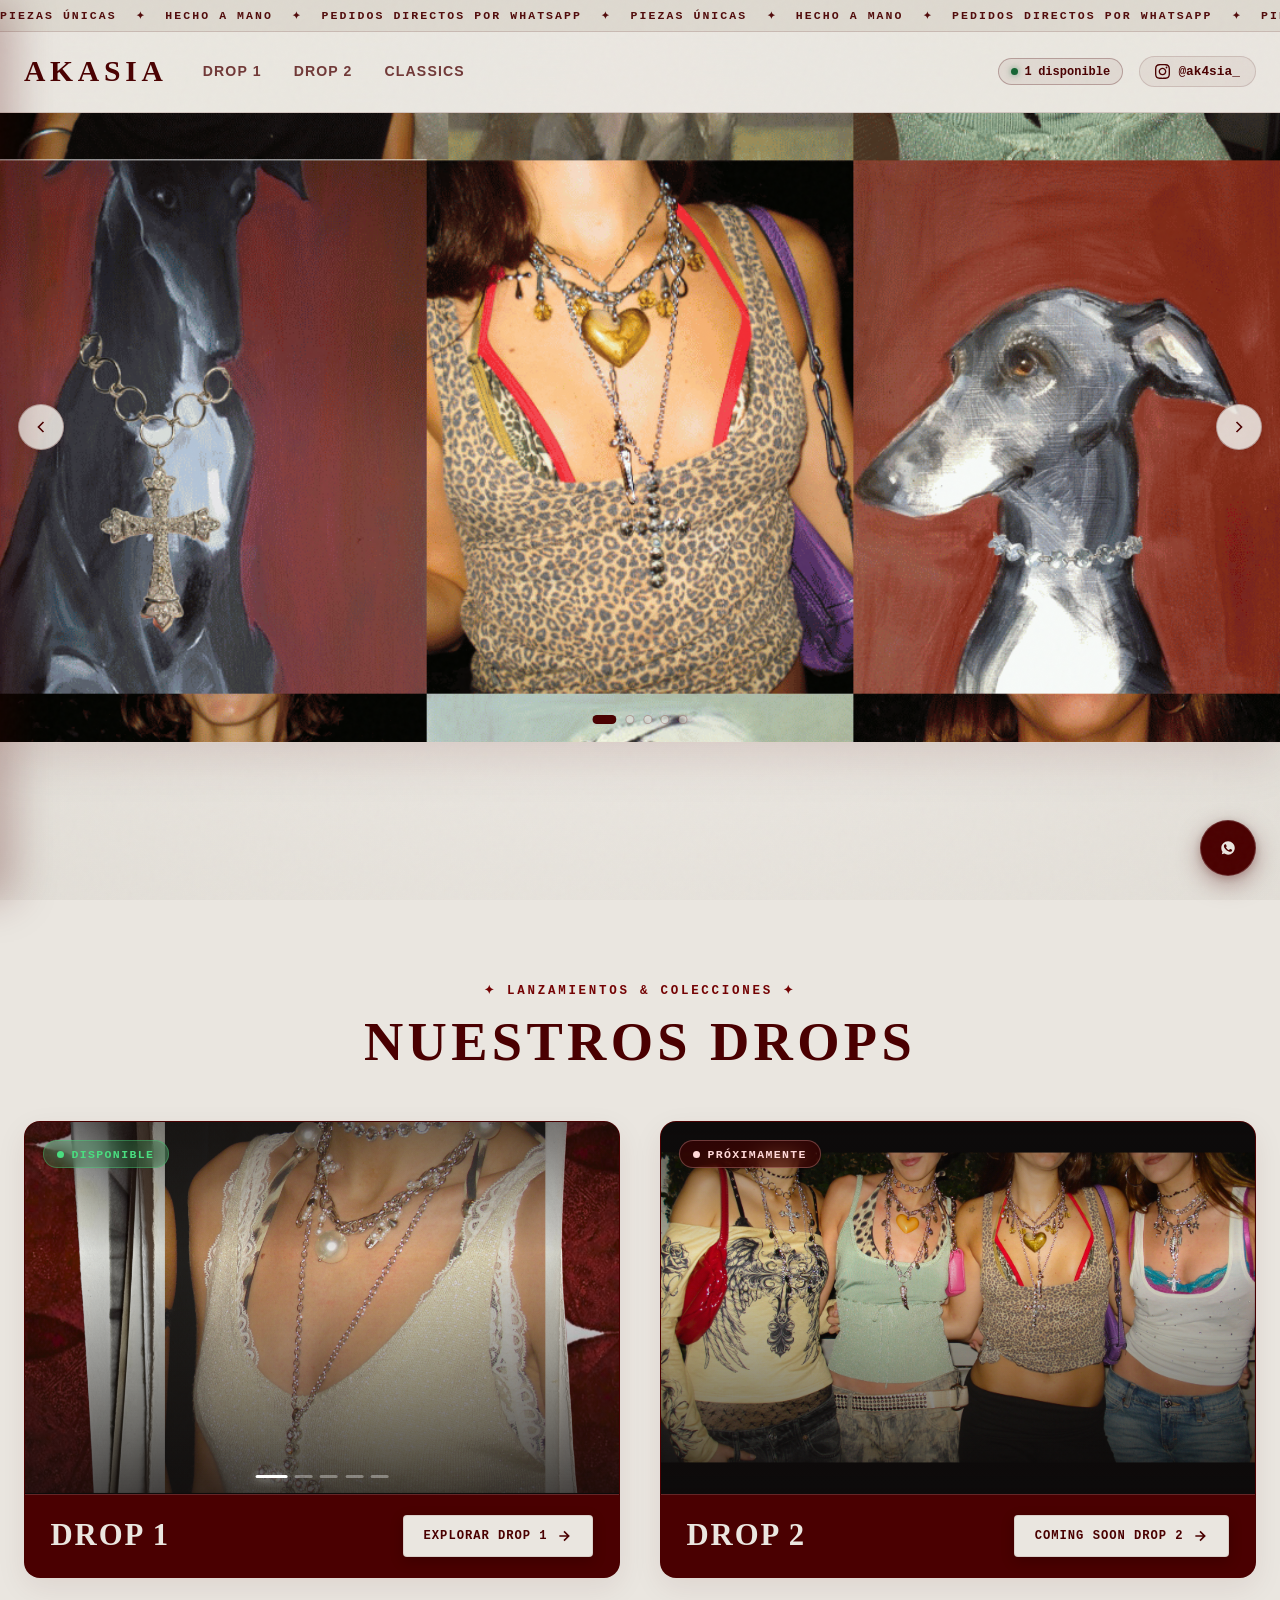
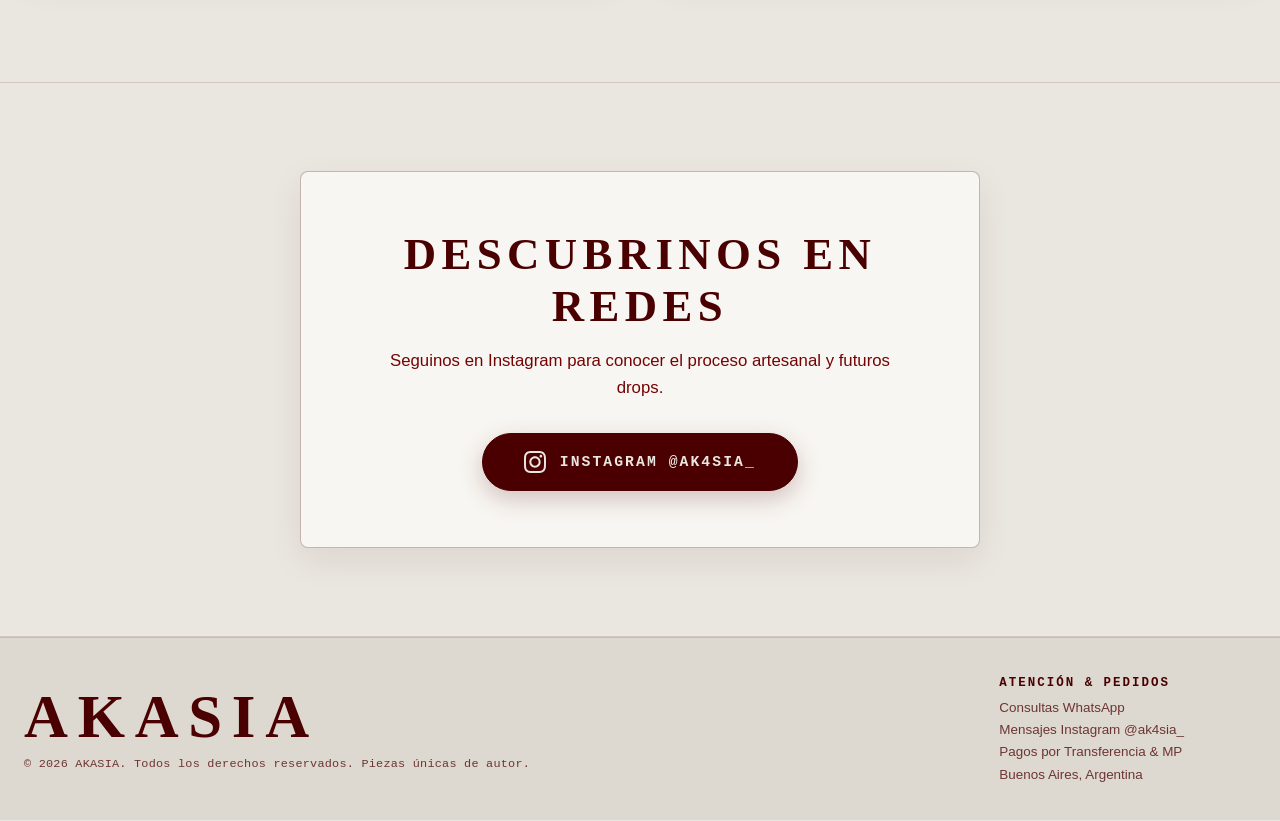
<file: index.html>
<!DOCTYPE html>
<html lang="es">

<head>
  <meta charset="UTF-8">
  <meta name="viewport" content="width=device-width, initial-scale=1.0">
  <title>AKASIA • Joyería de Autor & Piezas Únicas</title>

  <!-- Directivas de Seguridad y Privacidad Client-Side -->
  <meta http-equiv="X-Content-Type-Options" content="nosniff">
  <meta name="referrer" content="strict-origin-when-cross-origin">
  <meta http-equiv="Content-Security-Policy" content="default-src 'self'; script-src 'self'; style-src 'self' 'unsafe-inline' https://fonts.googleapis.com; font-src 'self' https://fonts.gstatic.com; img-src 'self' data: https:; connect-src 'self';">

  <!-- SEO & Canónica -->
  <link rel="canonical" href="https://akasia.com.ar/">
  <meta name="description" content="Piezas de joyería únicas hechas a mano. Estética grunge-luxe, perlas barrocas, cadenas y dijes de autor. Catálogo exclusivo.">
  <meta name="keywords"
    content="akasia, drop, collares, collares unicos, 1 of 1, collar, Y2K, collares Y2K, moda underground, chokers, chocker, cadenas, diseño argentino">
  <meta name="author" content="Akasia">
  <meta name="theme-color" content="#eae6e0">

  <!-- Favicons -->
  <link rel="icon" type="image/x-icon" href="assets/brand/favicon.ico">
  <link rel="apple-touch-icon" href="assets/brand/favicon-192.png">

  <!-- Open Graph / Previsualizaciones Redes Sociales & WhatsApp -->
  <meta property="og:site_name" content="AKASIA">
  <meta property="og:type" content="website">
  <meta property="og:title" content="AKASIA • Piezas Únicas • Hecho a Mano">
  <meta property="og:description"
    content="Diseño de collares únicos de autor. Cada pieza es irrepetible. Conocé los drops y pedí tu pieza por WhatsApp.">
  <meta property="og:url" content="https://akasia.com.ar/">
  <meta property="og:image" content="https://akasia.com.ar/assets/brand/isologo_with_text.png">
  <meta property="og:image:secure_url" content="https://akasia.com.ar/assets/brand/isologo_with_text.png">
  <meta property="og:image:type" content="image/png">
  <meta property="og:image:width" content="1200">
  <meta property="og:image:height" content="630">
  <meta property="og:image:alt" content="AKASIA Joyería de Autor">

  <!-- Twitter / X Cards -->
  <meta name="twitter:card" content="summary_large_image">
  <meta name="twitter:title" content="AKASIA • Piezas Únicas • Hecho a Mano">
  <meta name="twitter:description" content="Diseño de collares únicos de autor. Cada pieza es irrepetible. Conocé los drops y pedí tu pieza por WhatsApp.">
  <meta name="twitter:image" content="https://akasia.com.ar/assets/brand/isologo_with_text.png">

  <!-- Optimización de Carga de Tipografías -->
  <link rel="preconnect" href="https://fonts.googleapis.com">
  <link rel="preconnect" href="https://fonts.gstatic.com" crossorigin>

  <!-- Stylesheets -->
  <link rel="stylesheet" href="styles/main.css">
  <link rel="stylesheet" href="styles/components.css">
</head>

<body>

  <!-- Top Announcement Ticker -->
  <div class="top-ticker" aria-label="Novedades de Akasia">
    <div class="ticker-track">
      <div class="ticker-group">
        <div class="ticker-item">PIEZAS ÚNICAS <span class="ticker-bullet">✦</span> HECHO A MANO <span
            class="ticker-bullet">✦</span> PEDIDOS DIRECTOS POR WHATSAPP <span class="ticker-bullet">✦</span></div>
        <div class="ticker-item">PIEZAS ÚNICAS <span class="ticker-bullet">✦</span> HECHO A MANO <span
            class="ticker-bullet">✦</span> PEDIDOS DIRECTOS POR WHATSAPP <span class="ticker-bullet">✦</span></div>
        <div class="ticker-item">PIEZAS ÚNICAS <span class="ticker-bullet">✦</span> HECHO A MANO <span
            class="ticker-bullet">✦</span> PEDIDOS DIRECTOS POR WHATSAPP <span class="ticker-bullet">✦</span></div>
        <div class="ticker-item">PIEZAS ÚNICAS <span class="ticker-bullet">✦</span> HECHO A MANO <span
            class="ticker-bullet">✦</span> PEDIDOS DIRECTOS POR WHATSAPP <span class="ticker-bullet">✦</span></div>
      </div>
      <div class="ticker-group" aria-hidden="true">
        <div class="ticker-item">PIEZAS ÚNICAS <span class="ticker-bullet">✦</span> HECHO A MANO <span
            class="ticker-bullet">✦</span> PEDIDOS DIRECTOS POR WHATSAPP <span class="ticker-bullet">✦</span></div>
        <div class="ticker-item">PIEZAS ÚNICAS <span class="ticker-bullet">✦</span> HECHO A MANO <span
            class="ticker-bullet">✦</span> PEDIDOS DIRECTOS POR WHATSAPP <span class="ticker-bullet">✦</span></div>
        <div class="ticker-item">PIEZAS ÚNICAS <span class="ticker-bullet">✦</span> HECHO A MANO <span
            class="ticker-bullet">✦</span> PEDIDOS DIRECTOS POR WHATSAPP <span class="ticker-bullet">✦</span></div>
        <div class="ticker-item">PIEZAS ÚNICAS <span class="ticker-bullet">✦</span> HECHO A MANO <span
            class="ticker-bullet">✦</span> PEDIDOS DIRECTOS POR WHATSAPP <span class="ticker-bullet">✦</span></div>
      </div>
    </div>
  </div>

  <!-- Site Navigation Header -->
  <header class="site-header" id="siteHeader">
    <div class="container nav-content">
      <!-- Nav Left: Brand & Links grouped together -->
      <div class="nav-left">
        <!-- Mobile Menu Toggle Button (Solo visible en móviles) -->
        <button class="mobile-menu-toggle" id="mobileMenuToggle" aria-label="Abrir menú de navegación"
          aria-expanded="false">
          <span class="hamburger-line"></span>
          <span class="hamburger-line"></span>
        </button>

        <!-- Brand Logo (solo texto sin logo pequeño a la izquierda) -->
        <a href="index.html" class="brand-link" title="Inicio Akasia">
          <span class="brand-title">AKASIA</span>
        </a>

        <!-- Navigation Links (Escritorio) -->
        <nav aria-label="Navegación principal" class="desktop-nav">
          <ul class="nav-links">
            <li class="nav-item"><a href="drop-1.html">Drop 1</a></li>
            <li class="nav-item"><a href="drop-2.html">Drop 2</a></li>
            <li class="nav-item"><a href="clasicos.html">CLASSICS</a></li>
          </ul>
        </nav>
      </div>

      <!-- Header Actions -->
      <div class="nav-actions">
        <!-- Live Available Pieces Counter -->
        <div class="badge-counter" id="availableCounter" title="1 pieza única disponible lista para compra">
          <span class="dot"></span> <span class="counter-number">1</span> <span class="counter-label">disponible</span>
        </div>

        <!-- Instagram Profile Link -->
        <a href="https://www.instagram.com/ak4sia_/" target="_blank" rel="noopener noreferrer" class="btn-ig"
          title="Visitar Instagram @ak4sia_">
          <svg width="15" height="15" viewBox="0 0 24 24" fill="currentColor">
            <path
              d="M12 2.163c3.204 0 3.584.012 4.85.07 3.252.148 4.771 1.691 4.919 4.919.058 1.265.069 1.645.069 4.849 0 3.205-.012 3.584-.069 4.849-.149 3.225-1.664 4.771-4.919 4.919-1.266.058-1.644.07-4.85.07-3.204 0-3.584-.012-4.849-.07-3.26-.149-4.771-1.699-4.919-4.92-.058-1.265-.07-1.644-.07-4.849 0-3.204.013-3.583.07-4.849.149-3.227 1.664-4.771 4.919-4.919 1.266-.057 1.645-.069 4.849-.069zm0-2.163c-3.259 0-3.667.014-4.947.072-4.358.2-6.78 2.618-6.98 6.98-.059 1.281-.073 1.689-.073 4.948 0 3.259.014 3.668.072 4.948.2 4.358 2.618 6.78 6.98 6.98 1.281.058 1.689.072 4.948.072 3.259 0 3.668-.014 4.948-.072 4.354-.2 6.782-2.618 6.979-6.98.059-1.28.073-1.689.073-4.948 0-3.259-.014-3.667-.072-4.947-.196-4.354-2.617-6.78-6.979-6.98-1.281-.059-1.69-.073-4.949-.073zm0 5.838c-3.403 0-6.162 2.759-6.162 6.162s2.759 6.163 6.162 6.163 6.162-2.759 6.162-6.163c0-3.403-2.759-6.162-6.162-6.162zm0 10.162c-2.209 0-4-1.79-4-4 0-2.209 1.791-4 4-4s4 1.791 4 4c0 2.21-1.791 4-4 4zm6.406-11.845c-.796 0-1.441.645-1.441 1.44s.645 1.44 1.441 1.44c.795 0 1.439-.645 1.439-1.44s-.644-1.44-1.439-1.44z" />
          </svg>
          <span>@ak4sia_</span>
        </a>
      </div>
    </div>
  </header>

  <!-- Mobile Navigation Drawer Overlay & Panel -->
  <div class="mobile-nav-backdrop" id="mobileNavBackdrop"></div>
  <aside class="mobile-nav-drawer" id="mobileNavDrawer" aria-label="Menú de navegación móvil">
    <div class="mobile-nav-header">
      <span class="mobile-nav-brand">AKASIA</span>
      <button class="mobile-nav-close" id="mobileNavClose" aria-label="Cerrar menú">
        <svg width="20" height="20" viewBox="0 0 24 24" fill="none" stroke="currentColor" stroke-width="2">
          <path d="M18 6L6 18M6 6l12 12" />
        </svg>
      </button>
    </div>

    <div class="mobile-nav-body">
      <ul class="mobile-nav-links">
        <li>
          <a href="index.html" class="mobile-nav-link active">
            <span class="link-num">00</span>
            <span class="link-text">Inicio</span>
          </a>
        </li>
        <li>
          <a href="drop-1.html" class="mobile-nav-link">
            <span class="link-num">01</span>
            <span class="link-text">Drop 1</span>
            <span class="mobile-link-badge available">1 of 1</span>
          </a>
        </li>
        <li>
          <a href="drop-2.html" class="mobile-nav-link">
            <span class="link-num">02</span>
            <span class="link-text">Drop 2</span>
            <span class="mobile-link-badge soon">Coming Soon</span>
          </a>
        </li>
        <li>
          <a href="clasicos.html" class="mobile-nav-link">
            <span class="link-num">03</span>
            <span class="link-text">Classics</span>
            <span class="mobile-link-badge classic">Permanente</span>
          </a>
        </li>
      </ul>
    </div>

    <div class="mobile-nav-footer">
      <a href="#" class="btn-mobile-wa" id="mobileDrawerWaLink" target="_blank" rel="noopener noreferrer">
        <svg width="18" height="18" viewBox="0 0 24 24" fill="currentColor">
          <path
            d="M12.031 6.172c-3.181 0-5.767 2.586-5.768 5.766-.001 1.298.38 2.27 1.019 3.287l-.582 2.128 2.182-.573c.978.58 1.911.928 3.145.929 3.178 0 5.767-2.587 5.768-5.766.001-3.187-2.575-5.77-5.764-5.771zm3.392 8.244c-.144.405-.837.774-1.17.824-.299.045-.677.063-1.092-.069-.252-.08-.575-.187-.988-.365-1.739-.751-2.874-2.502-2.961-2.617-.087-.116-.708-.94-.708-1.793s.448-1.273.607-1.446c.159-.173.346-.217.462-.217l.332.006c.106.005.249-.04.39.298.144.347.491 1.2.534 1.287.043.087.072.188.014.304-.058.116-.087.188-.173.289l-.26.304c-.087.086-.177.18-.076.354.101.174.449.741.964 1.201.662.591 1.221.774 1.394.86s.275.072.376-.044c.101-.116.433-.506.549-.68.116-.174.231-.145.39-.087s1.011.477 1.184.564.289.13.332.203c.043.072.043.419-.101.824z" />
        </svg>
        <span>Atención por WhatsApp</span>
      </a>
      <div class="mobile-nav-social">
        <a href="https://www.instagram.com/ak4sia_/" target="_blank" rel="noopener noreferrer" class="mobile-nav-ig">
          <svg width="16" height="16" viewBox="0 0 24 24" fill="currentColor">
            <path
              d="M12 2.163c3.204 0 3.584.012 4.85.07 3.252.148 4.771 1.691 4.919 4.919.058 1.265.069 1.645.069 4.849 0 3.205-.012 3.584-.069 4.849-.149 3.225-1.664 4.771-4.919 4.919-1.266.058-1.644.07-4.85.07-3.204 0-3.584-.012-4.849-.07-3.26-.149-4.771-1.699-4.919-4.92-.058-1.265-.07-1.644-.07-4.849 0-3.204.013-3.583.07-4.849.149-3.227 1.664-4.771 4.919-4.919 1.266-.057 1.645-.069 4.849-.069zm0-2.163c-3.259 0-3.667.014-4.947.072-4.358.2-6.78 2.618-6.98 6.98-.059 1.281-.073 1.689-.073 4.948 0 3.259.014 3.668.072 4.948.2 4.358 2.618 6.78 6.98 6.98 1.281.058 1.689.072 4.948.072 3.259 0 3.668-.014 4.948-.072 4.354-.2 6.782-2.618 6.979-6.98.059-1.28.073-1.689.073-4.948 0-3.259-.014-3.667-.072-4.947-.196-4.354-2.617-6.78-6.979-6.98-1.281-.059-1.69-.073-4.949-.073zm0 5.838c-3.403 0-6.162 2.759-6.162 6.162s2.759 6.163 6.162 6.163 6.162-2.759 6.162-6.163c0-3.403-2.759-6.162-6.162-6.162zm0 10.162c-2.209 0-4-1.79-4-4 0-2.209 1.791-4 4-4s4 1.791 4 4c0 2.21-1.791 4-4 4zm6.406-11.845c-.796 0-1.441.645-1.441 1.44s.645 1.44 1.441 1.44c.795 0 1.439-.645 1.439-1.44s-.644-1.44-1.439-1.44z" />
          </svg>
          <span>@ak4sia_</span>
        </a>
      </div>
    </div>
  </aside>

  <!-- Hero Section: Carrusel Visual Editorial Puro de Punta a Punta -->
  <section class="hero-clean" id="hero">
    <div class="hero-carousel-container" id="heroCarousel">
      <div class="hero-carousel-track" id="heroCarouselTrack">
        <!-- Slide 1 (Foto 1) -->
        <div class="hero-slide active">
          <img src="assets/Banner Principal/banner-1.png" alt="Editorial Akasia - Joyería y Galgos">
        </div>
        <!-- Slide 2 (Foto 2) -->
        <div class="hero-slide">
          <img src="assets/Banner Principal/banner-2.png" alt="Editorial Akasia - Confección y detalles">
        </div>
        <!-- Slide 3 (Foto 3) -->
        <div class="hero-slide">
          <img src="assets/Banner Principal/banner-3.png" alt="Editorial Akasia - Retratos">
        </div>
        <!-- Slide 4 (Foto 4) -->
        <div class="hero-slide">
          <img src="assets/Banner Principal/banner-4.png" alt="Editorial Akasia - Joyería de Autor">
        </div>
        <!-- Slide 5 (Foto 5) -->
        <div class="hero-slide">
          <img src="assets/Banner Principal/banner-5.png" alt="Editorial Akasia - Colección Exclusiva">
        </div>
      </div>

      <!-- Flechas del Carrusel -->
      <button class="carousel-btn prev" id="carouselPrev" aria-label="Foto anterior">
        <svg width="20" height="20" viewBox="0 0 24 24" fill="none" stroke="currentColor" stroke-width="2">
          <path d="M15 18l-6-6 6-6" />
        </svg>
      </button>
      <button class="carousel-btn next" id="carouselNext" aria-label="Siguiente foto">
        <svg width="20" height="20" viewBox="0 0 24 24" fill="none" stroke="currentColor" stroke-width="2">
          <path d="M9 18l6-6-6-6" />
        </svg>
      </button>

      <!-- Indicadores / Dots -->
      <div class="carousel-dots" id="carouselDots"></div>
    </div>

    <!-- Al deslizar hacia abajo: Botón para descubrir los Drops -->
    <div class="drop-prompt-wrapper" id="dropPromptWrapper">
      <a href="#drops" class="btn-discover-drop">
        <span>Descubrí los Drops</span>
        <svg width="18" height="18" viewBox="0 0 24 24" fill="none" stroke="currentColor" stroke-width="2.5">
          <path d="M12 5v14M19 12l-7 7-7-7" />
        </svg>
      </a>
    </div>
  </section>

  <!-- Section: Drops de Autor (Botones con Fotos Dinámicas) -->
  <section class="drops-portal-section" id="drops">
    <div class="container">
      <div class="section-header">
        <span class="section-subtitle-tag">✦ LANZAMIENTOS & COLECCIONES ✦</span>
        <h2 class="section-title">NUESTROS DROPS</h2>
      </div>

      <!-- Tarjetas dinámicas de cada drop con fotos rotativas interactivas -->
      <div class="drops-portal-grid" id="dropsPortalGrid">
        <!-- Renderizado dinámico vía js/data.js y js/app.js -->
      </div>
    </div>
  </section>

  <!-- Redes Sociales Directo a Instagram -->
  <section class="social-section" id="redes">
    <div class="container">
      <div class="social-clean-card">
        <h2 class="social-title">DESCUBRINOS EN REDES</h2>
        <p class="social-subtitle">
          Seguinos en Instagram para conocer el proceso artesanal y futuros drops.
        </p>
        <a href="https://www.instagram.com/ak4sia_/" target="_blank" rel="noopener noreferrer"
          class="btn-instagram-profile" title="Ir al Instagram @ak4sia_">
          <svg width="22" height="22" viewBox="0 0 24 24" fill="currentColor">
            <path
              d="M12 2.163c3.204 0 3.584.012 4.85.07 3.252.148 4.771 1.691 4.919 4.919.058 1.265.069 1.645.069 4.849 0 3.205-.012 3.584-.069 4.849-.149 3.225-1.664 4.771-4.919 4.919-1.266.058-1.644.07-4.85.07-3.204 0-3.584-.012-4.849-.07-3.26-.149-4.771-1.699-4.919-4.92-.058-1.265-.07-1.644-.07-4.849 0-3.204.013-3.583.07-4.849.149-3.227 1.664-4.771 4.919-4.919 1.266-.057 1.645-.069 4.849-.069zm0-2.163c-3.259 0-3.667.014-4.947.072-4.358.2-6.78 2.618-6.98 6.98-.059 1.281-.073 1.689-.073 4.948 0 3.259.014 3.668.072 4.948.2 4.358 2.618 6.78 6.98 6.98 1.281.058 1.689.072 4.948.072 3.259 0 3.668-.014 4.948-.072 4.354-.2 6.782-2.618 6.979-6.98.059-1.28.073-1.689.073-4.948 0-3.259-.014-3.667-.072-4.947-.196-4.354-2.617-6.78-6.979-6.98-1.281-.059-1.69-.073-4.949-.073zm0 5.838c-3.403 0-6.162 2.759-6.162 6.162s2.759 6.163 6.162 6.163 6.162-2.759 6.162-6.163c0-3.403-2.759-6.162-6.162-6.162zm0 10.162c-2.209 0-4-1.79-4-4 0-2.209 1.791-4 4-4s4 1.791 4 4c0 2.21-1.791 4-4 4zm6.406-11.845c-.796 0-1.441.645-1.441 1.44s.645 1.44 1.441 1.44c.795 0 1.439-.645 1.439-1.44s-.644-1.44-1.439-1.44z" />
          </svg>
          <span>Instagram @ak4sia_</span>
        </a>
      </div>
    </div>
  </section>

  <!-- Floating WhatsApp Concierge Button -->
  <a href="#" class="floating-wa-btn" id="floatingWaBtn" title="Escribir por WhatsApp a Akasia" aria-label="WhatsApp">
    <svg width="28" height="28" viewBox="0 0 24 24" fill="currentColor">
      <path
        d="M12.031 6.172c-3.181 0-5.767 2.586-5.768 5.766-.001 1.298.38 2.27 1.019 3.287l-.582 2.128 2.182-.573c.978.58 1.911.928 3.145.929 3.178 0 5.767-2.587 5.768-5.766.001-3.187-2.575-5.77-5.764-5.771zm3.392 8.244c-.144.405-.837.774-1.17.824-.299.045-.677.063-1.092-.069-.252-.08-.575-.187-.988-.365-1.739-.751-2.874-2.502-2.961-2.617-.087-.116-.708-.94-.708-1.793s.448-1.273.607-1.446c.159-.173.346-.217.462-.217l.332.006c.106.005.249-.04.39.298.144.347.491 1.2.534 1.287.043.087.072.188.014.304-.058.116-.087.188-.173.289l-.26.304c-.087.086-.177.18-.076.354.101.174.449.741.964 1.201.662.591 1.221.774 1.394.86s.275.072.376-.044c.101-.116.433-.506.549-.68.116-.174.231-.145.39-.087s1.011.477 1.184.564.289.13.332.203c.043.072.043.419-.101.824z" />
    </svg>
  </a>

  <!-- Site Footer -->
  <footer class="site-footer">
    <div class="container footer-content">
      <div class="footer-brand">
        <span class="footer-logo">AKASIA</span>
        <p class="footer-copy">© 2026 AKASIA. Todos los derechos reservados. Piezas únicas de autor.</p>
      </div>

      <div class="footer-col">
        <h4>Atención & Pedidos</h4>
        <ul>
          <li><a href="#" id="footerWaLink" target="_blank" rel="noopener noreferrer">Consultas WhatsApp</a></li>
          <li><a href="https://www.instagram.com/ak4sia_/" target="_blank" rel="noopener noreferrer">Mensajes Instagram @ak4sia_</a></li>
          <li><span>Pagos por Transferencia & MP</span></li>
          <li><span>Buenos Aires, Argentina</span></li>
        </ul>
      </div>
    </div>
  </footer>

  <!-- Scripts de la Aplicación -->
  <script src="js/data.js"></script>
  <script src="js/app.js"></script>
</body>

</html>
</file>
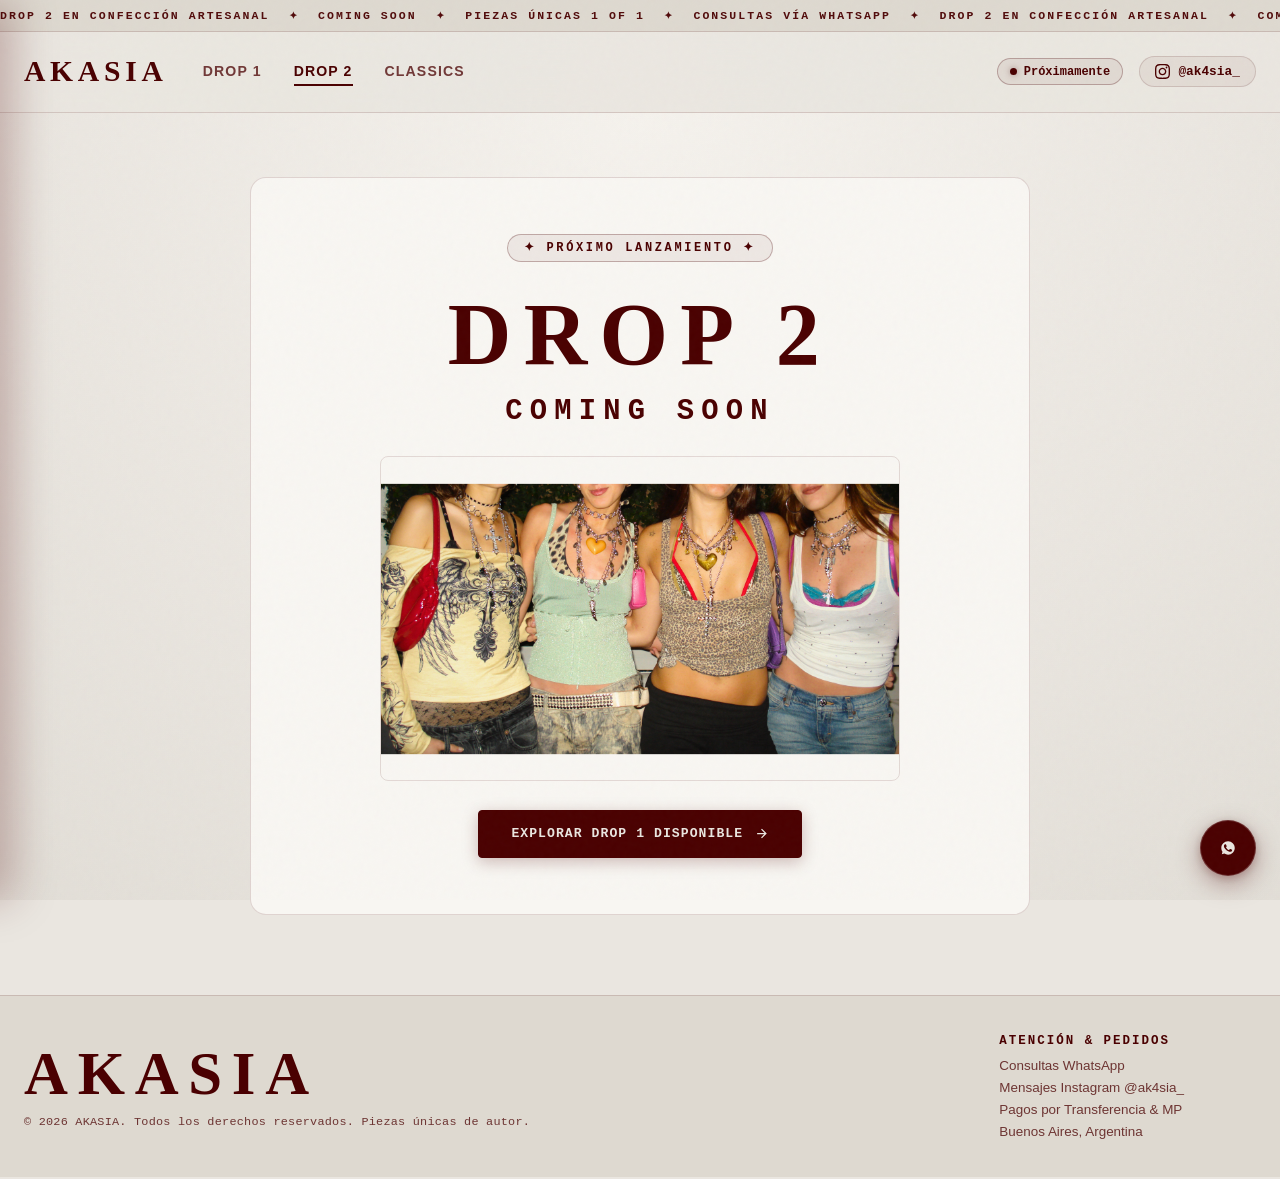
<file: drop-2.html>
<!DOCTYPE html>
<html lang="es">

<head>
  <meta charset="UTF-8">
  <meta name="viewport" content="width=device-width, initial-scale=1.0">
  <title>AKASIA • DROP 2 • COMING SOON</title>

  <!-- Directivas de Seguridad y Privacidad Client-Side -->
  <meta http-equiv="X-Content-Type-Options" content="nosniff">
  <meta name="referrer" content="strict-origin-when-cross-origin">
  <meta http-equiv="Content-Security-Policy" content="default-src 'self'; script-src 'self'; style-src 'self' 'unsafe-inline' https://fonts.googleapis.com; font-src 'self' https://fonts.gstatic.com; img-src 'self' data: https:; connect-src 'self';">

  <!-- SEO & Canónica -->
  <link rel="canonical" href="https://akasia.com.ar/drop-2.html">
  <meta name="description"
    content="DROP 2 de Akasia. Próximamente nueva colección de piezas únicas 1 of 1 hechas a mano en Buenos Aires.">
  <meta name="keywords"
    content="akasia drop 2, coming soon, proximamente, piezas unicas, collares de autor, grunge luxe">
  <meta name="author" content="Akasia">
  <meta name="theme-color" content="#eae6e0">

  <!-- Favicons -->
  <link rel="icon" type="image/x-icon" href="assets/brand/favicon.ico">
  <link rel="apple-touch-icon" href="assets/brand/favicon-192.png">

  <!-- Open Graph / Previsualizaciones Redes Sociales & WhatsApp -->
  <meta property="og:site_name" content="AKASIA">
  <meta property="og:type" content="website">
  <meta property="og:title" content="AKASIA • DROP 2 • COMING SOON">
  <meta property="og:description" content="Próximamente DROP 2 de Akasia. Nuevas piezas únicas e irrepetibles de autor.">
  <meta property="og:url" content="https://akasia.com.ar/drop-2.html">
  <meta property="og:image" content="https://akasia.com.ar/assets/brand/isologo_with_text.png">
  <meta property="og:image:secure_url" content="https://akasia.com.ar/assets/brand/isologo_with_text.png">
  <meta property="og:image:type" content="image/png">
  <meta property="og:image:width" content="1200">
  <meta property="og:image:height" content="630">
  <meta property="og:image:alt" content="AKASIA DROP 2 - Próximo Lanzamiento">

  <!-- Twitter / X Cards -->
  <meta name="twitter:card" content="summary_large_image">
  <meta name="twitter:title" content="AKASIA • DROP 2 • COMING SOON">
  <meta name="twitter:description" content="Próximamente DROP 2 de Akasia. Nuevas piezas únicas e irrepetibles de autor.">
  <meta name="twitter:image" content="https://akasia.com.ar/assets/brand/isologo_with_text.png">

  <!-- Optimización de Carga de Tipografías -->
  <link rel="preconnect" href="https://fonts.googleapis.com">
  <link rel="preconnect" href="https://fonts.gstatic.com" crossorigin>

  <!-- Stylesheets -->
  <link rel="stylesheet" href="styles/main.css">
  <link rel="stylesheet" href="styles/components.css">
</head>

<body>

  <!-- Top Announcement Ticker -->
  <div class="top-ticker" aria-label="Novedades de Akasia">
    <div class="ticker-track">
      <div class="ticker-group">
        <div class="ticker-item">DROP 2 EN CONFECCIÓN ARTESANAL <span class="ticker-bullet">✦</span> COMING SOON <span
            class="ticker-bullet">✦</span> PIEZAS ÚNICAS 1 OF 1 <span class="ticker-bullet">✦</span> CONSULTAS VÍA
          WHATSAPP <span class="ticker-bullet">✦</span></div>
        <div class="ticker-item">DROP 2 EN CONFECCIÓN ARTESANAL <span class="ticker-bullet">✦</span> COMING SOON <span
            class="ticker-bullet">✦</span> PIEZAS ÚNICAS 1 OF 1 <span class="ticker-bullet">✦</span> CONSULTAS VÍA
          WHATSAPP <span class="ticker-bullet">✦</span></div>
        <div class="ticker-item">DROP 2 EN CONFECCIÓN ARTESANAL <span class="ticker-bullet">✦</span> COMING SOON <span
            class="ticker-bullet">✦</span> PIEZAS ÚNICAS 1 OF 1 <span class="ticker-bullet">✦</span> CONSULTAS VÍA
          WHATSAPP <span class="ticker-bullet">✦</span></div>
        <div class="ticker-item">DROP 2 EN CONFECCIÓN ARTESANAL <span class="ticker-bullet">✦</span> COMING SOON <span
            class="ticker-bullet">✦</span> PIEZAS ÚNICAS 1 OF 1 <span class="ticker-bullet">✦</span> CONSULTAS VÍA
          WHATSAPP <span class="ticker-bullet">✦</span></div>
      </div>
      <div class="ticker-group" aria-hidden="true">
        <div class="ticker-item">DROP 2 EN CONFECCIÓN ARTESANAL <span class="ticker-bullet">✦</span> COMING SOON <span
            class="ticker-bullet">✦</span> PIEZAS ÚNICAS 1 OF 1 <span class="ticker-bullet">✦</span> CONSULTAS VÍA
          WHATSAPP <span class="ticker-bullet">✦</span></div>
        <div class="ticker-item">DROP 2 EN CONFECCIÓN ARTESANAL <span class="ticker-bullet">✦</span> COMING SOON <span
            class="ticker-bullet">✦</span> PIEZAS ÚNICAS 1 OF 1 <span class="ticker-bullet">✦</span> CONSULTAS VÍA
          WHATSAPP <span class="ticker-bullet">✦</span></div>
        <div class="ticker-item">DROP 2 EN CONFECCIÓN ARTESANAL <span class="ticker-bullet">✦</span> COMING SOON <span
            class="ticker-bullet">✦</span> PIEZAS ÚNICAS 1 OF 1 <span class="ticker-bullet">✦</span> CONSULTAS VÍA
          WHATSAPP <span class="ticker-bullet">✦</span></div>
        <div class="ticker-item">DROP 2 EN CONFECCIÓN ARTESANAL <span class="ticker-bullet">✦</span> COMING SOON <span
            class="ticker-bullet">✦</span> PIEZAS ÚNICAS 1 OF 1 <span class="ticker-bullet">✦</span> CONSULTAS VÍA
          WHATSAPP <span class="ticker-bullet">✦</span></div>
      </div>
    </div>
  </div>

  <!-- Site Navigation Header -->
  <header class="site-header" id="siteHeader">
    <div class="container nav-content">
      <!-- Nav Left: Brand & Links grouped together -->
      <div class="nav-left">
        <!-- Mobile Menu Toggle Button (Solo visible en móviles) -->
        <button class="mobile-menu-toggle" id="mobileMenuToggle" aria-label="Abrir menú de navegación" aria-expanded="false">
          <span class="hamburger-line"></span>
          <span class="hamburger-line"></span>
        </button>

        <a href="index.html" class="brand-link" title="Inicio Akasia">
          <span class="brand-title">AKASIA</span>
        </a>

        <!-- Navigation Links (Escritorio) -->
        <nav aria-label="Navegación principal" class="desktop-nav">
          <ul class="nav-links">
            <li class="nav-item"><a href="drop-1.html">Drop 1</a></li>
            <li class="nav-item"><a href="drop-2.html" class="active">Drop 2</a></li>
            <li class="nav-item"><a href="clasicos.html">CLASSICS</a></li>
          </ul>
        </nav>
      </div>

      <!-- Header Actions -->
      <div class="nav-actions">
        <!-- Coming Soon Status Badge -->
        <div class="badge-counter" title="Colección en preparación">
          <span class="dot" style="background: var(--oxblood); box-shadow: 0 0 6px rgba(74, 0, 1, 0.4);"></span>
          <span class="counter-label">Próximamente</span>
        </div>

        <!-- Instagram Profile Link -->
        <a href="https://www.instagram.com/ak4sia_/" target="_blank" rel="noopener noreferrer" class="btn-ig"
          title="Visitar Instagram @ak4sia_">
          <svg width="15" height="15" viewBox="0 0 24 24" fill="currentColor">
            <path
              d="M12 2.163c3.204 0 3.584.012 4.85.07 3.252.148 4.771 1.691 4.919 4.919.058 1.265.069 1.645.069 4.849 0 3.205-.012 3.584-.069 4.849-.149 3.225-1.664 4.771-4.919 4.919-1.266.058-1.644.07-4.85.07-3.204 0-3.584-.012-4.849-.07-3.26-.149-4.771-1.699-4.919-4.92-.058-1.265-.07-1.644-.07-4.849 0-3.204.013-3.583.07-4.849.149-3.227 1.664-4.771 4.919-4.919 1.266-.057 1.645-.069 4.849-.069zm0-2.163c-3.259 0-3.667.014-4.947.072-4.358.2-6.78 2.618-6.98 6.98-.059 1.281-.073 1.689-.073 4.948 0 3.259.014 3.668.072 4.948.2 4.358 2.618 6.78 6.98 6.98 1.281.058 1.689.072 4.948.072 3.259 0 3.668-.014 4.948-.072 4.354-.2 6.782-2.618 6.979-6.98.059-1.28.073-1.689.073-4.948 0-3.259-.014-3.667-.072-4.947-.196-4.354-2.617-6.78-6.979-6.98-1.281-.059-1.69-.073-4.949-.073zm0 5.838c-3.403 0-6.162 2.759-6.162 6.162s2.759 6.163 6.162 6.163 6.162-2.759 6.162-6.163c0-3.403-2.759-6.162-6.162-6.162zm0 10.162c-2.209 0-4-1.79-4-4 0-2.209 1.791-4 4-4s4 1.791 4 4c0 2.21-1.791 4-4 4zm6.406-11.845c-.796 0-1.441.645-1.441 1.44s.645 1.44 1.441 1.44c.795 0 1.439-.645 1.439-1.44s-.644-1.44-1.439-1.44z" />
          </svg>
          <span>@ak4sia_</span>
        </a>
      </div>
    </div>
  </header>

  <!-- Mobile Navigation Drawer Overlay & Panel -->
  <div class="mobile-nav-backdrop" id="mobileNavBackdrop"></div>
  <aside class="mobile-nav-drawer" id="mobileNavDrawer" aria-label="Menú de navegación móvil">
    <div class="mobile-nav-header">
      <span class="mobile-nav-brand">AKASIA</span>
      <button class="mobile-nav-close" id="mobileNavClose" aria-label="Cerrar menú">
        <svg width="20" height="20" viewBox="0 0 24 24" fill="none" stroke="currentColor" stroke-width="2">
          <path d="M18 6L6 18M6 6l12 12" />
        </svg>
      </button>
    </div>

    <div class="mobile-nav-body">
      <ul class="mobile-nav-links">
        <li>
          <a href="index.html" class="mobile-nav-link">
            <span class="link-num">00</span>
            <span class="link-text">Inicio</span>
          </a>
        </li>
        <li>
          <a href="drop-1.html" class="mobile-nav-link">
            <span class="link-num">01</span>
            <span class="link-text">Drop 1</span>
            <span class="mobile-link-badge available">1 of 1</span>
          </a>
        </li>
        <li>
          <a href="drop-2.html" class="mobile-nav-link active">
            <span class="link-num">02</span>
            <span class="link-text">Drop 2</span>
            <span class="mobile-link-badge soon">Coming Soon</span>
          </a>
        </li>
        <li>
          <a href="clasicos.html" class="mobile-nav-link">
            <span class="link-num">03</span>
            <span class="link-text">Classics</span>
            <span class="mobile-link-badge classic">Permanente</span>
          </a>
        </li>
      </ul>
    </div>

    <div class="mobile-nav-footer">
      <a href="#" class="btn-mobile-wa" id="mobileDrawerWaLink" target="_blank" rel="noopener noreferrer">
        <svg width="18" height="18" viewBox="0 0 24 24" fill="currentColor">
          <path d="M12.031 6.172c-3.181 0-5.767 2.586-5.768 5.766-.001 1.298.38 2.27 1.019 3.287l-.582 2.128 2.182-.573c.978.58 1.911.928 3.145.929 3.178 0 5.767-2.587 5.768-5.766.001-3.187-2.575-5.77-5.764-5.771zm3.392 8.244c-.144.405-.837.774-1.17.824-.299.045-.677.063-1.092-.069-.252-.08-.575-.187-.988-.365-1.739-.751-2.874-2.502-2.961-2.617-.087-.116-.708-.94-.708-1.793s.448-1.273.607-1.446c.159-.173.346-.217.462-.217l.332.006c.106.005.249-.04.39.298.144.347.491 1.2.534 1.287.043.087.072.188.014.304-.058.116-.087.188-.173.289l-.26.304c-.087.086-.177.18-.076.354.101.174.449.741.964 1.201.662.591 1.221.774 1.394.86s.275.072.376-.044c.101-.116.433-.506.549-.68.116-.174.231-.145.39-.087s1.011.477 1.184.564.289.13.332.203c.043.072.043.419-.101.824z" />
        </svg>
        <span>Atención por WhatsApp</span>
      </a>
      <div class="mobile-nav-social">
        <a href="https://www.instagram.com/ak4sia_/" target="_blank" rel="noopener noreferrer" class="mobile-nav-ig">
          <svg width="16" height="16" viewBox="0 0 24 24" fill="currentColor">
            <path d="M12 2.163c3.204 0 3.584.012 4.85.07 3.252.148 4.771 1.691 4.919 4.919.058 1.265.069 1.645.069 4.849 0 3.205-.012 3.584-.069 4.849-.149 3.225-1.664 4.771-4.919 4.919-1.266.058-1.644.07-4.85.07-3.204 0-3.584-.012-4.849-.07-3.26-.149-4.771-1.699-4.919-4.92-.058-1.265-.07-1.644-.07-4.849 0-3.204.013-3.583.07-4.849.149-3.227 1.664-4.771 4.919-4.919 1.266-.057 1.645-.069 4.849-.069zm0-2.163c-3.259 0-3.667.014-4.947.072-4.358.2-6.78 2.618-6.98 6.98-.059 1.281-.073 1.689-.073 4.948 0 3.259.014 3.668.072 4.948.2 4.358 2.618 6.78 6.98 6.98 1.281.058 1.689.072 4.948.072 3.259 0 3.668-.014 4.948-.072 4.354-.2 6.782-2.618 6.979-6.98.059-1.28.073-1.689.073-4.948 0-3.259-.014-3.667-.072-4.947-.196-4.354-2.617-6.78-6.979-6.98-1.281-.059-1.69-.073-4.949-.073zm0 5.838c-3.403 0-6.162 2.759-6.162 6.162s2.759 6.163 6.162 6.163 6.162-2.759 6.162-6.163c0-3.403-2.759-6.162-6.162-6.162zm0 10.162c-2.209 0-4-1.79-4-4 0-2.209 1.791-4 4-4s4 1.791 4 4c0 2.21-1.791 4-4 4zm6.406-11.845c-.796 0-1.441.645-1.441 1.44s.645 1.44 1.441 1.44c.795 0 1.439-.645 1.439-1.44s-.644-1.44-1.439-1.44z" />
          </svg>
          <span>@ak4sia_</span>
        </a>
      </div>
    </div>
  </aside>

  <!-- Coming Soon Editorial Experience -->
  <main class="coming-soon-wrapper">
    <div class="coming-soon-card">
      <span class="coming-soon-badge">✦ PRÓXIMO LANZAMIENTO ✦</span>
      <h1 class="coming-soon-title">DROP 2</h1>
      <p class="coming-soon-status">COMING SOON</p>

      <!-- Editorial Teaser Image -->
      <div class="coming-soon-image-box">
        <img src="assets/collares/Drop 2/ComingsoonDrop2.png" alt="Akasia Drop 2 Preview Editorial" loading="lazy">
      </div>

      <div class="coming-soon-actions">
        <a href="drop-1.html" class="btn-cs-explore" title="Ver collares disponibles de Drop 1">
          <span>Explorar DROP 1 disponible</span>
          <svg width="15" height="15" viewBox="0 0 24 24" fill="none" stroke="currentColor" stroke-width="2">
            <path d="M5 12h14M12 5l7 7-7 7" />
          </svg>
        </a>
      </div>
    </div>
  </main>

  <!-- Floating WhatsApp Button -->
  <a href="#" class="floating-wa-btn" id="floatingWaBtn" title="Escribir por WhatsApp a Akasia" aria-label="WhatsApp">
    <svg width="28" height="28" viewBox="0 0 24 24" fill="currentColor">
      <path
        d="M12.031 6.172c-3.181 0-5.767 2.586-5.768 5.766-.001 1.298.38 2.27 1.019 3.287l-.582 2.128 2.182-.573c.978.58 1.911.928 3.145.929 3.178 0 5.767-2.587 5.768-5.766.001-3.187-2.575-5.77-5.764-5.771zm3.392 8.244c-.144.405-.837.774-1.17.824-.299.045-.677.063-1.092-.069-.252-.08-.575-.187-.988-.365-1.739-.751-2.874-2.502-2.961-2.617-.087-.116-.708-.94-.708-1.793s.448-1.273.607-1.446c.159-.173.346-.217.462-.217l.332.006c.106.005.249-.04.39.298.144.347.491 1.2.534 1.287.043.087.072.188.014.304-.058.116-.087.188-.173.289l-.26.304c-.087.086-.177.18-.076.354.101.174.449.741.964 1.201.662.591 1.221.774 1.394.86s.275.072.376-.044c.101-.116.433-.506.549-.68.116-.174.231-.145.39-.087s1.011.477 1.184.564.289.13.332.203c.043.072.043.419-.101.824z" />
    </svg>
  </a>

  <!-- Site Footer (Unified Panel) -->
  <footer class="site-footer">
    <div class="container footer-content">
      <div class="footer-brand">
        <span class="footer-logo">AKASIA</span>
        <p class="footer-copy">© 2026 AKASIA. Todos los derechos reservados. Piezas únicas de autor.</p>
      </div>

      <div class="footer-col">
        <h4>Atención & Pedidos</h4>
        <ul>
          <li><a href="#" id="footerWaLink" target="_blank" rel="noopener noreferrer">Consultas WhatsApp</a></li>
          <li><a href="https://www.instagram.com/ak4sia_/" target="_blank" rel="noopener noreferrer">Mensajes Instagram @ak4sia_</a></li>
          <li><span>Pagos por Transferencia & MP</span></li>
          <li><span>Buenos Aires, Argentina</span></li>
        </ul>
      </div>
    </div>
  </footer>

  <!-- Scripts -->
  <script src="js/data.js"></script>
  <script src="js/app.js"></script>
</body>

</html>
</file>
<file: styles/main.css>
/* ==========================================================================
   AKASIA • DESIGN SYSTEM & MAIN STYLES
   Estética High-Fashion Editorial / Ivory Parchment & Oxblood Typography
   Fondo: #eae6e0 • Tipografía: #4a0001
   ========================================================================== */

@import url('https://fonts.googleapis.com/css2?family=Bodoni+Moda:ital,opsz,wght@0,6..96,400;0,6..96,600;0,6..96,700;0,6..96,900;1,6..96,400;1,6..96,700&family=Plus+Jakarta+Sans:wght@300;400;500;600;700&family=Space+Mono:ital,wght@0,400;0,700;1,400&display=swap');

:root {
  /* Paleta Oficial Akasia */
  --oxblood: #4a0001;
  --garnet: #740304;
  --carmine: #8e2628;
  --crimson: #ab0e1f;
  --ivory: #eae6e0;

  /* Fondo principal y Superficies */
  --bg-page: #eae6e0;
  --bg-page-tint: radial-gradient(circle at 50% 12%, #f5f2ed 0%, #eae6e0 60%, #e2ded7 100%);
  --surface-card: #f8f6f2;
  --surface-card-hover: #ffffff;
  --surface-subtle: #f1ede6;
  --surface-glass: rgba(234, 230, 224, 0.92);
  --surface-glass-border: rgba(74, 0, 1, 0.14);
  --surface-border-subtle: rgba(74, 0, 1, 0.12);
  --surface-border-strong: rgba(74, 0, 1, 0.28);

  /* Tipografía y Textos */
  --text-primary: #4a0001;
  --text-secondary: #740304;
  --text-muted: rgba(74, 0, 1, 0.76);
  --text-dim: rgba(74, 0, 1, 0.45);
  --text-ghost: rgba(74, 0, 1, 0.12);

  /* Acentos y Destellos */
  --gold-accent: #8e2628;
  --sold-badge-bg: rgba(74, 0, 1, 0.12);
  --sold-badge-text: #740304;
  --available-emerald: #166534;
  --available-emerald-bg: rgba(22, 101, 52, 0.12);

  /* Tipografías */
  --font-serif: 'Bodoni Moda', Georgia, 'Times New Roman', serif;
  --font-mono: 'Space Mono', monospace;
  --font-sans: 'Plus Jakarta Sans', -apple-system, BlinkMacSystemFont, 'Segoe UI', Roboto, sans-serif;

  /* Físicas de animación (Emil Kowalski Philosophy) */
  --ease-out: cubic-bezier(0.23, 1, 0.32, 1);
  --ease-in-out: cubic-bezier(0.77, 0, 0.175, 1);
  --transition-fast: 160ms var(--ease-out);
  --transition-med: 280ms var(--ease-out);
  --transition-slow: 450ms var(--ease-out);

  /* Dimensiones */
  --container-max: 1380px;
  --header-height: 80px;
  --radius-sm: 4px;
  --radius-md: 8px;
  --radius-lg: 16px;
  --radius-full: 9999px;
}

/* Resets */
*, *::before, *::after {
  box-sizing: border-box;
  margin: 0;
  padding: 0;
}

html {
  font-size: 16px;
  scroll-behavior: smooth;
  background-color: var(--bg-page);
  color: var(--text-primary);
  font-family: var(--font-sans);
  text-rendering: optimizeLegibility;
  -webkit-font-smoothing: antialiased;
  overflow-x: hidden;
}

body {
  min-height: 100vh;
  background: var(--bg-page-tint);
  background-attachment: fixed;
  color: var(--text-primary);
  overflow-x: hidden;
  position: relative;
  width: 100%;
}

@supports (overflow: clip) {
  html, body {
    overflow-x: clip;
  }
}

/* Film Grain Texture Overlay */
body::before {
  content: "";
  position: fixed;
  inset: 0;
  pointer-events: none;
  z-index: 999;
  opacity: 0.025;
  background-image: url("data:image/svg+xml,%3Csvg viewBox='0 0 200 200' xmlns='http://www.w3.org/2000/svg'%3E%3Cfilter id='noiseFilter'%3E%3CfeTurbulence type='fractalNoise' baseFrequency='0.8' numOctaves='3' stitchTiles='stitch'/%3E%3C/filter%3E%3Crect width='100%25' height='100%25' filter='url(%23noiseFilter)'/%3E%3C/svg%3E");
}

/* Contenedor Común */
.container {
  width: 100%;
  max-width: var(--container-max);
  margin-left: auto;
  margin-right: auto;
  padding-left: 1.5rem;
  padding-right: 1.5rem;
}

@media (max-width: 640px) {
  .container {
    padding-left: 1.1rem;
    padding-right: 1.1rem;
  }
}

/* Links & Typography */
a {
  color: inherit;
  text-decoration: none;
  transition: color var(--transition-fast);
}

button {
  font-family: inherit;
  border: none;
  cursor: pointer;
  background: none;
}

img {
  max-width: 100%;
  height: auto;
  display: block;
}

/* ==========================================================================
   ANNOUNCEMENT BAR & TOP TICKER
   ========================================================================== */
.top-ticker {
  background: #ded9d0;
  border-bottom: 1px solid var(--surface-glass-border);
  padding: 0.55rem 0;
  overflow: hidden;
  position: relative;
  z-index: 100;
  user-select: none;
  width: 100%;
  max-width: 100vw;
  contain: paint;
}

.ticker-track {
  display: flex;
  width: max-content;
  white-space: nowrap;
  animation: ticker-slide 55s linear infinite;
  will-change: transform;
}

.ticker-track:hover {
  animation-play-state: paused;
}

.ticker-group {
  display: flex;
  align-items: center;
  gap: 1.2rem;
  padding-right: 1.2rem;
  flex-shrink: 0;
}

.ticker-item {
  font-family: var(--font-mono);
  font-size: 0.72rem;
  text-transform: uppercase;
  letter-spacing: 0.18em;
  color: var(--text-primary);
  opacity: 0.95;
  display: inline-flex;
  align-items: center;
  gap: 1.2rem;
  font-weight: 700;
  flex-shrink: 0;
}

.ticker-bullet {
  color: var(--oxblood);
  font-size: 0.65rem;
}

@keyframes ticker-slide {
  0% { transform: translate3d(0, 0, 0); }
  100% { transform: translate3d(-50%, 0, 0); }
}

/* ==========================================================================
   NAVIGATION BAR
   ========================================================================== */
.site-header {
  position: sticky;
  top: 0;
  z-index: 900;
  backdrop-filter: blur(16px);
  -webkit-backdrop-filter: blur(16px);
  background: var(--surface-glass);
  border-bottom: 1px solid var(--surface-glass-border);
  transition: background var(--transition-med), border-color var(--transition-med);
}

.nav-content {
  height: var(--header-height);
  display: flex;
  align-items: center;
  justify-content: space-between;
  gap: 1.5rem;
}

/* Agrupación izquierda: Marca + Colección */
.nav-left {
  display: flex;
  align-items: center;
  gap: 2.2rem;
}

/* Brand Logo */
.brand-link {
  display: flex;
  align-items: center;
  gap: 0.85rem;
}

.brand-isologo {
  width: 44px;
  height: 44px;
  border-radius: 50%;
  object-fit: cover;
  border: 1px solid rgba(74, 0, 1, 0.35);
  box-shadow: 0 4px 14px rgba(74, 0, 1, 0.15);
  transition: transform var(--transition-med), box-shadow var(--transition-med);
}

.brand-link:hover .brand-isologo {
  transform: rotate(5deg) scale(1.05);
  box-shadow: 0 6px 18px rgba(74, 0, 1, 0.25);
}

.brand-title {
  font-family: var(--font-serif);
  font-size: 1.85rem;
  font-weight: 700;
  letter-spacing: 0.16em;
  color: var(--text-primary);
  text-transform: uppercase;
}

/* Navigation Links */
.nav-links {
  display: flex;
  align-items: center;
  gap: 2rem;
  list-style: none;
}

.nav-item a {
  font-family: var(--font-sans);
  font-size: 0.88rem;
  font-weight: 600;
  letter-spacing: 0.08em;
  text-transform: uppercase;
  color: var(--text-muted);
  position: relative;
  padding: 0.4rem 0;
}

.nav-item a:hover {
  color: var(--text-primary);
}

.nav-item a.active {
  color: var(--text-primary);
}

.nav-item a::after {
  content: "";
  position: absolute;
  bottom: 0;
  left: 0;
  width: 0;
  height: 1.5px;
  background: var(--text-primary);
  transition: width var(--transition-fast);
}

.nav-item a:hover::after,
.nav-item a.active::after {
  width: 100%;
}

/* Header Actions */
.nav-actions {
  display: flex;
  align-items: center;
  gap: 1rem;
}

.badge-counter {
  font-family: var(--font-mono);
  font-size: 0.75rem;
  padding: 0.35rem 0.75rem;
  border-radius: var(--radius-full);
  background: rgba(74, 0, 1, 0.06);
  border: 1px solid var(--surface-border-strong);
  color: var(--text-primary);
  display: flex;
  align-items: center;
  gap: 0.4rem;
  font-weight: 700;
  white-space: nowrap;
  flex-shrink: 0;
  transition: all var(--transition-fast);
}

.badge-counter .dot {
  width: 7px;
  height: 7px;
  background: var(--available-emerald);
  border-radius: 50%;
  box-shadow: 0 0 6px rgba(22, 101, 52, 0.6);
  animation: pulse 2s infinite;
  flex-shrink: 0;
}

.badge-counter.is-sold {
  background: var(--sold-badge-bg);
  border-color: rgba(74, 0, 1, 0.28);
  color: var(--sold-badge-text);
}

.badge-counter.is-sold .dot {
  background: var(--oxblood);
  box-shadow: 0 0 6px rgba(74, 0, 1, 0.4);
}

@keyframes pulse {
  0%, 100% { opacity: 1; transform: scale(1); }
  50% { opacity: 0.4; transform: scale(0.85); }
}

.btn-ig {
  display: inline-flex;
  align-items: center;
  gap: 0.5rem;
  padding: 0.45rem 0.95rem;
  border-radius: var(--radius-full);
  background: rgba(74, 0, 1, 0.05);
  border: 1px solid var(--surface-glass-border);
  font-size: 0.8rem;
  font-family: var(--font-mono);
  color: var(--text-primary);
  font-weight: 700;
  transition: all var(--transition-fast);
}

.btn-ig:hover {
  background: var(--oxblood);
  color: var(--ivory);
  border-color: var(--oxblood);
  transform: translateY(-1px);
}

/* Mobile Menu Toggle Button (oculto en desktop) */
.mobile-menu-toggle {
  display: none;
  width: 40px;
  height: 40px;
  padding: 0;
  background: rgba(74, 0, 1, 0.04);
  border: 1px solid var(--surface-glass-border);
  border-radius: var(--radius-sm);
  flex-direction: column;
  justify-content: center;
  align-items: center;
  gap: 5px;
  cursor: pointer;
  color: var(--text-primary);
  transition: all var(--transition-fast);
  flex-shrink: 0;
  touch-action: manipulation;
  -webkit-tap-highlight-color: transparent;
}

.mobile-menu-toggle:hover {
  background: rgba(74, 0, 1, 0.08);
  border-color: var(--surface-border-strong);
}

.mobile-menu-toggle .hamburger-line {
  display: block;
  width: 19px;
  height: 2px;
  background-color: var(--text-primary);
  border-radius: 1px;
  transition: transform var(--transition-fast), opacity var(--transition-fast);
}

/* Estado activo del botón hamburguesa */
.mobile-menu-toggle.is-active .hamburger-line:nth-child(1) {
  transform: translateY(3.5px) rotate(45deg);
}

.mobile-menu-toggle.is-active .hamburger-line:nth-child(2) {
  transform: translateY(-3.5px) rotate(-45deg);
}

/* ==========================================================================
   MOBILE NAVIGATION DRAWER (OFF-CANVAS EDITORIAL)
   ========================================================================== */
.mobile-nav-backdrop {
  position: fixed;
  inset: 0;
  background: rgba(40, 5, 8, 0.55);
  backdrop-filter: blur(8px);
  -webkit-backdrop-filter: blur(8px);
  z-index: 1100;
  opacity: 0;
  pointer-events: none;
  transition: opacity 0.3s var(--ease-out);
}

.mobile-nav-backdrop.is-open {
  opacity: 1;
  pointer-events: auto;
}

.mobile-nav-drawer {
  position: fixed;
  top: 0;
  left: 0;
  bottom: 0;
  width: min(84vw, 340px);
  background: #eae6e0;
  border-right: 1px solid var(--surface-glass-border);
  z-index: 1200;
  display: flex;
  flex-direction: column;
  box-shadow: 14px 0 40px rgba(74, 0, 1, 0.25);
  transform: translateX(-100%);
  transition: transform 0.35s cubic-bezier(0.16, 1, 0.3, 1);
  overflow-y: auto;
  -webkit-overflow-scrolling: touch;
}

.mobile-nav-drawer.is-open {
  transform: translateX(0);
}

.mobile-nav-header {
  display: flex;
  align-items: center;
  justify-content: space-between;
  padding: 1.3rem 1.5rem;
  border-bottom: 1px solid var(--surface-glass-border);
  background: #e4dfd8;
}

.mobile-nav-brand {
  font-family: var(--font-serif);
  font-size: 1.55rem;
  font-weight: 700;
  letter-spacing: 0.16em;
  color: var(--text-primary);
  text-transform: uppercase;
}

.mobile-nav-close {
  width: 36px;
  height: 36px;
  border-radius: 50%;
  display: flex;
  align-items: center;
  justify-content: center;
  background: rgba(74, 0, 1, 0.05);
  border: 1px solid var(--surface-glass-border);
  color: var(--text-primary);
  cursor: pointer;
  transition: all var(--transition-fast);
  touch-action: manipulation;
  -webkit-tap-highlight-color: transparent;
}

.mobile-nav-close:hover {
  background: var(--oxblood);
  color: var(--ivory);
}

.mobile-nav-body {
  flex: 1;
  padding: 2rem 1.5rem;
}

.mobile-nav-links {
  list-style: none;
  display: flex;
  flex-direction: column;
  gap: 1.1rem;
}

.mobile-nav-link {
  display: flex;
  align-items: center;
  gap: 0.8rem;
  font-family: var(--font-serif);
  font-size: 1.45rem;
  font-weight: 600;
  letter-spacing: 0.06em;
  color: var(--text-primary);
  text-transform: uppercase;
  padding: 0.45rem 0;
  border-bottom: 1px solid rgba(74, 0, 1, 0.07);
  transition: all var(--transition-fast);
  touch-action: manipulation;
  -webkit-tap-highlight-color: transparent;
}

.mobile-nav-link .link-num {
  font-family: var(--font-mono);
  font-size: 0.7rem;
  color: var(--text-muted);
  letter-spacing: 0.1em;
  font-weight: 700;
}

.mobile-nav-link .link-text {
  flex: 1;
}

.mobile-link-badge {
  font-family: var(--font-mono);
  font-size: 0.62rem;
  font-weight: 700;
  letter-spacing: 0.08em;
  padding: 0.22rem 0.55rem;
  border-radius: var(--radius-full);
  text-transform: uppercase;
}

.mobile-link-badge.available {
  background: rgba(22, 101, 52, 0.14);
  color: var(--available-emerald);
  border: 1px solid rgba(22, 101, 52, 0.3);
}

.mobile-link-badge.soon {
  background: rgba(74, 0, 1, 0.1);
  color: var(--text-secondary);
  border: 1px solid var(--surface-glass-border);
}

.mobile-link-badge.classic {
  background: rgba(74, 0, 1, 0.06);
  color: var(--text-primary);
  border: 1px solid var(--surface-glass-border);
}

.mobile-nav-link:hover,
.mobile-nav-link.active {
  color: var(--garnet);
  padding-left: 6px;
}

.mobile-nav-footer {
  padding: 1.5rem;
  border-top: 1px solid var(--surface-glass-border);
  display: flex;
  flex-direction: column;
  gap: 0.85rem;
  background: #dfd9d0;
}

.btn-mobile-wa {
  display: flex;
  align-items: center;
  justify-content: center;
  gap: 0.6rem;
  padding: 0.85rem 1rem;
  background: var(--oxblood);
  color: var(--ivory);
  font-family: var(--font-mono);
  font-size: 0.76rem;
  font-weight: 700;
  letter-spacing: 0.08em;
  text-transform: uppercase;
  border-radius: var(--radius-sm);
  transition: all var(--transition-fast);
}

.btn-mobile-wa:hover {
  background: var(--garnet);
  color: #ffffff;
}

.mobile-nav-social {
  display: flex;
  justify-content: center;
}

.mobile-nav-ig {
  display: inline-flex;
  align-items: center;
  gap: 0.5rem;
  font-family: var(--font-mono);
  font-size: 0.74rem;
  color: var(--text-primary);
  font-weight: 700;
  transition: color var(--transition-fast);
}

.mobile-nav-ig:hover {
  color: var(--garnet);
}

/* ==========================================================================
   HERO SECTION: CLEAN CAROUSEL LAYOUT (FULL WIDTH PUNTA A PUNTA)
   ========================================================================== */
.hero-clean {
  position: relative;
  padding: 0 0 3.5rem;
  display: flex;
  flex-direction: column;
  align-items: center;
  gap: 1.8rem;
  overflow: hidden;
  width: 100%;
  max-width: 100%;
  margin: 0;
  padding-left: 0;
  padding-right: 0;
}

.hero-tag-clean {
  display: inline-flex;
  align-items: center;
  gap: 0.5rem;
  font-family: var(--font-mono);
  font-size: 0.82rem;
  letter-spacing: 0.24em;
  text-transform: uppercase;
  color: var(--text-primary);
  padding: 0.45rem 1.2rem;
  background: rgba(74, 0, 1, 0.05);
  border: 1px solid var(--surface-border-strong);
  border-radius: var(--radius-full);
  font-weight: 700;
}

/* Hero Carousel Container: Full Width Edge-to-Edge */
.hero-carousel-container {
  position: relative;
  width: 100%;
  max-width: 100%;
  height: clamp(480px, 70vh, 760px);
  border-radius: 0;
  overflow: hidden;
  box-shadow: 0 16px 45px rgba(74, 0, 1, 0.12);
  border-top: none;
  border-left: none;
  border-right: none;
  border-bottom: 1px solid var(--surface-border-subtle);
  background: #f1ede6;
}

.hero-carousel-track {
  position: relative;
  width: 100%;
  height: 100%;
}

.hero-slide {
  position: absolute;
  inset: 0;
  opacity: 0;
  visibility: hidden;
  transition: opacity 600ms var(--ease-out), transform 700ms var(--ease-out);
  transform: scale(1.02);
  display: flex;
  align-items: center;
  justify-content: center;
}

.hero-slide.active {
  opacity: 1;
  visibility: visible;
  transform: scale(1);
}

.hero-slide img {
  width: 100%;
  height: 100%;
  object-fit: cover;
  object-position: center;
}

/* Carousel Controls */
.carousel-btn {
  position: absolute;
  top: 50%;
  transform: translateY(-50%);
  z-index: 10;
  width: 46px;
  height: 46px;
  border-radius: 50%;
  background: rgba(234, 230, 224, 0.9);
  border: 1px solid var(--surface-border-strong);
  color: var(--text-primary);
  display: flex;
  align-items: center;
  justify-content: center;
  cursor: pointer;
  box-shadow: 0 4px 14px rgba(74, 0, 1, 0.15);
  transition: all var(--transition-fast);
}

.carousel-btn:hover {
  background: var(--oxblood);
  color: var(--ivory);
  transform: translateY(-50%) scale(1.08);
}

.carousel-btn:active {
  transform: translateY(-50%) scale(0.96);
}

.carousel-btn.prev { left: 18px; }
.carousel-btn.next { right: 18px; }

/* Carousel Dots */
.carousel-dots {
  position: absolute;
  bottom: 18px;
  left: 50%;
  transform: translateX(-50%);
  z-index: 10;
  display: flex;
  gap: 0.55rem;
}

.carousel-dot {
  width: 9px;
  height: 9px;
  border-radius: 50%;
  background: rgba(234, 230, 224, 0.6);
  border: 1px solid var(--surface-border-strong);
  cursor: pointer;
  transition: all var(--transition-fast);
}

.carousel-dot.active {
  background: var(--oxblood);
  width: 24px;
  border-radius: 12px;
}

/* Floating / Scroll Prompt: Descubrí nuestro último drop (aparece al deslizar) */
.drop-prompt-wrapper {
  margin-top: 1.8rem;
  text-align: center;
  width: 100%;
  display: flex;
  justify-content: center;
  opacity: 0;
  transform: translateY(22px);
  transition: opacity 0.45s var(--ease-out), transform 0.45s var(--ease-out);
  pointer-events: none;
}

.drop-prompt-wrapper.visible {
  opacity: 1;
  transform: translateY(0);
  pointer-events: auto;
}

.btn-discover-drop {
  display: inline-flex;
  align-items: center;
  gap: 0.8rem;
  padding: 1.05rem 2.6rem;
  background: var(--oxblood);
  color: var(--ivory);
  font-family: var(--font-mono);
  font-size: 0.88rem;
  font-weight: 700;
  letter-spacing: 0.14em;
  text-transform: uppercase;
  border-radius: var(--radius-full);
  box-shadow: 0 8px 24px rgba(74, 0, 1, 0.22);
  border: 1px solid var(--oxblood);
  transition: all var(--transition-fast);
  cursor: pointer;
  animation: bounceSlow 2.5s infinite;
}

.btn-discover-drop:hover {
  background: var(--garnet);
  transform: translateY(-3px);
  box-shadow: 0 12px 30px rgba(74, 0, 1, 0.32);
}

.btn-discover-drop:active {
  transform: scale(0.97);
}

@keyframes bounceSlow {
  0%, 100% { transform: translateY(0); }
  50% { transform: translateY(-6px); }
}

/* ==========================================================================
   REDES SOCIALES / DESCUBRINOS EN REDES (Clean Editorial Showcase)
   ========================================================================== */
.social-section {
  padding: 5.5rem 0;
  background: var(--bg-page);
  border-top: 1px solid var(--surface-glass-border);
  border-bottom: 1px solid var(--surface-glass-border);
}

.social-clean-card {
  max-width: 680px;
  margin: 0 auto;
  text-align: center;
  padding: 3.5rem 2rem;
  background: var(--surface-card);
  border: 1px solid var(--surface-border-strong);
  border-radius: var(--radius-md);
  box-shadow: 0 12px 35px rgba(74, 0, 1, 0.08);
}

.social-title {
  font-family: var(--font-serif);
  font-size: clamp(2rem, 3.8vw, 2.8rem);
  font-weight: 700;
  letter-spacing: 0.12em;
  color: var(--text-primary);
  text-transform: uppercase;
  margin-bottom: 1rem;
}

.social-subtitle {
  font-family: var(--font-sans);
  font-size: 1.05rem;
  line-height: 1.6;
  color: var(--text-secondary);
  max-width: 500px;
  margin: 0 auto 2rem;
}

.btn-instagram-profile {
  display: inline-flex;
  align-items: center;
  gap: 0.85rem;
  padding: 1.05rem 2.6rem;
  background: var(--oxblood);
  color: var(--ivory);
  font-family: var(--font-mono);
  font-size: 0.92rem;
  font-weight: 700;
  letter-spacing: 0.14em;
  text-transform: uppercase;
  border-radius: var(--radius-full);
  box-shadow: 0 8px 24px rgba(74, 0, 1, 0.22);
  border: 1px solid var(--oxblood);
  transition: all var(--transition-fast);
}

.btn-instagram-profile:hover {
  background: var(--garnet);
  transform: translateY(-2px);
  box-shadow: 0 12px 30px rgba(74, 0, 1, 0.32);
}

@media (max-width: 768px) {
  .hero-carousel-container {
    height: 380px;
  }
  .carousel-btn {
    width: 38px;
    height: 38px;
  }
}

/* ==========================================================================
   FOOTER
   ========================================================================== */
.site-footer {
  background: #ded9d0;
  border-top: 1px solid var(--surface-glass-border);
  padding: 2.4rem 0;
  position: relative;
  color: var(--text-primary);
}

.footer-content {
  display: flex;
  justify-content: space-between;
  align-items: center;
  flex-wrap: wrap;
  gap: 2rem;
}

.footer-brand {
  display: flex;
  flex-direction: column;
  gap: 0.6rem;
}

.footer-logo {
  font-family: var(--font-serif);
  font-size: clamp(2.4rem, 5vw, 3.8rem);
  font-weight: 700;
  letter-spacing: 0.16em;
  color: var(--text-primary);
  line-height: 1;
}

.footer-copy {
  font-family: var(--font-mono);
  font-size: 0.74rem;
  color: var(--text-muted);
  letter-spacing: 0.02em;
}

.footer-col {
  margin-right: 4.5rem;
}

.footer-col h4 {
  font-family: var(--font-mono);
  font-size: 0.78rem;
  text-transform: uppercase;
  letter-spacing: 0.16em;
  color: var(--text-primary);
  margin-bottom: 0.6rem;
  font-weight: 700;
}

.footer-col ul {
  list-style: none;
  display: flex;
  flex-direction: column;
  gap: 0.45rem;
}

.footer-col li,
.footer-col li a {
  color: var(--text-muted);
  font-size: 0.84rem;
  font-weight: 500;
  transition: color var(--transition-fast);
}

.footer-col li a:hover {
  color: var(--text-primary);
}

/* ==========================================================================
   RESPONSIVE MEDIA QUERIES
   ========================================================================== */
@media (max-width: 992px) {
  .hero-grid {
    grid-template-columns: 1fr;
    text-align: center;
    gap: 3rem;
  }

  .hero-content {
    align-items: center;
  }

  .hero-description {
    margin-left: auto;
    margin-right: auto;
  }

  .hero-cta-group {
    justify-content: center;
  }
}

@media (max-width: 768px) {
  :root {
    --header-height: 64px;
  }

  .mobile-menu-toggle {
    display: flex;
  }

  .desktop-nav {
    display: none !important;
  }

  .nav-content {
    gap: 0.6rem;
  }

  .nav-left {
    gap: 0.6rem;
  }

  .brand-title {
    font-size: 1.35rem;
    letter-spacing: 0.1em;
  }

  .nav-actions {
    margin-left: auto;
    flex-shrink: 0;
  }

  .badge-counter {
    font-size: 0.68rem;
    padding: 0.3rem 0.55rem;
    gap: 0.35rem;
    white-space: nowrap;
  }

  .badge-counter .dot {
    width: 6px;
    height: 6px;
  }

  /* Ocultar texto en móvil para mantener header limpio y sin desbordes */
  .btn-ig span {
    display: none !important;
  }

  .btn-ig {
    padding: 0.42rem 0.55rem;
  }

  /* Altura armónica para fotos verticales 4:5 de Akasia en móvil */
  .hero-carousel-container {
    height: clamp(460px, 68vh, 580px);
  }

  /* En pantallas táctiles priorizamos el swipe gestual nativo */
  .carousel-btn {
    display: none !important;
  }

  .carousel-dots {
    bottom: 12px;
  }

  .hero-clean {
    padding-bottom: 2.2rem;
    gap: 1.2rem;
  }

  .btn-discover-drop {
    padding: 0.85rem 1.8rem;
    font-size: 0.8rem;
    letter-spacing: 0.1em;
  }

  .social-section {
    padding: 3.5rem 0;
  }

  .social-clean-card {
    padding: 2.2rem 1.2rem;
  }

  .social-title {
    font-size: clamp(1.45rem, 5vw, 1.9rem);
    letter-spacing: 0.06em;
    word-break: break-word;
  }

  .social-subtitle {
    font-size: 0.95rem;
    margin-bottom: 1.6rem;
  }

  .btn-instagram-profile {
    padding: 0.9rem 1.8rem;
    font-size: 0.82rem;
  }

  .footer-content {
    flex-direction: column;
    align-items: flex-start;
    gap: 1.8rem;
  }

  .footer-col {
    margin-right: 0;
  }
}

@media (max-width: 520px) {
  :root {
    --header-height: 58px;
  }

  .nav-content {
    gap: 0.4rem;
  }

  .nav-left {
    gap: 0.45rem;
  }

  .brand-title {
    font-size: 1.25rem;
    letter-spacing: 0.08em;
  }

  .nav-actions {
    gap: 0.4rem;
  }

  .badge-counter {
    font-size: 0.72rem;
    padding: 0.3rem 0.55rem;
    gap: 0.35rem;
  }

  .badge-counter .dot {
    width: 6px;
    height: 6px;
  }

  .btn-ig span {
    display: none;
  }

  .btn-ig {
    padding: 0.38rem 0.48rem;
  }

  .btn-discover-drop {
    padding: 0.75rem 1.35rem;
    font-size: 0.74rem;
  }

  .btn-instagram-profile {
    padding: 0.8rem 1.4rem;
    font-size: 0.78rem;
    width: 100%;
    justify-content: center;
  }
}
</file>
<file: styles/components.css>
/* ==========================================================================
   AKASIA - Componentes Visuales
   Catálogo, Tarjetas de Collares, Modales, Lookbook & WhatsApp
   ========================================================================== */

/* ==========================================================================
   1. CATALOG SECTION & CONTROLS
   ========================================================================== */
.catalog-section {
  padding: 5rem 0 7rem;
  position: relative;
  background: var(--bg-page);
}

.section-header {
  text-align: center;
  max-width: 780px;
  margin: 0 auto 3rem;
  display: flex;
  flex-direction: column;
  align-items: center;
  gap: 0.85rem;
}

.section-subtitle-tag {
  font-family: var(--font-mono);
  font-size: 0.78rem;
  letter-spacing: 0.22em;
  text-transform: uppercase;
  color: var(--text-secondary);
  display: flex;
  align-items: center;
  gap: 0.5rem;
  font-weight: 700;
}

.section-title {
  font-family: var(--font-serif);
  font-size: clamp(2.2rem, 4.5vw, 3.4rem);
  font-weight: 700;
  letter-spacing: 0.08em;
  text-transform: uppercase;
  color: var(--text-primary);
}

.section-desc {
  font-size: 1rem;
  color: var(--text-muted);
  line-height: 1.6;
  font-weight: 400;
}

/* Controles de Filtro y Búsqueda */
.catalog-controls {
  display: flex;
  justify-content: space-between;
  align-items: center;
  flex-wrap: wrap;
  gap: 1.5rem;
  margin-bottom: 2.8rem;
  padding: 1.2rem 1.6rem;
  background: rgba(255, 255, 255, 0.7);
  backdrop-filter: blur(12px);
  border: 1px solid var(--surface-glass-border);
  border-radius: var(--radius-md);
  box-shadow: 0 4px 16px rgba(74, 0, 1, 0.04);
}

.filter-group {
  display: flex;
  flex-wrap: wrap;
  gap: 0.5rem;
}

.filter-btn {
  font-family: var(--font-mono);
  font-size: 0.78rem;
  letter-spacing: 0.08em;
  text-transform: uppercase;
  padding: 0.55rem 1.1rem;
  border-radius: var(--radius-full);
  color: var(--text-primary);
  background: rgba(74, 0, 1, 0.05);
  border: 1px solid var(--surface-border-subtle);
  font-weight: 600;
  transition: all var(--transition-fast);
}

.filter-btn:hover {
  color: var(--text-primary);
  background: rgba(74, 0, 1, 0.1);
  border-color: var(--surface-border-strong);
}

.filter-btn.active {
  background: var(--oxblood);
  color: var(--ivory);
  border-color: var(--oxblood);
  box-shadow: 0 4px 14px rgba(74, 0, 1, 0.25);
}

.filter-btn:active {
  transform: scale(0.97);
}

.search-box {
  position: relative;
  min-width: 260px;
}

.search-input {
  width: 100%;
  padding: 0.55rem 1rem 0.55rem 2.4rem;
  background: #ffffff;
  border: 1px solid var(--surface-border-strong);
  border-radius: var(--radius-full);
  color: var(--text-primary);
  font-family: var(--font-sans);
  font-size: 0.85rem;
  outline: none;
  transition: border-color var(--transition-fast), box-shadow var(--transition-fast);
}

.search-input::placeholder {
  color: var(--text-dim);
}

.search-input:focus {
  border-color: var(--text-primary);
  box-shadow: 0 0 10px rgba(74, 0, 1, 0.18);
}

.search-icon {
  position: absolute;
  left: 0.9rem;
  top: 50%;
  transform: translateY(-50%);
  color: var(--text-dim);
  pointer-events: none;
  font-size: 0.85rem;
}

/* ==========================================================================
   2. PRODUCT GRID & NECKLACE CARD
   ========================================================================== */
.products-grid {
  display: grid;
  grid-template-columns: repeat(auto-fill, minmax(320px, 1fr));
  gap: 2.2rem;
}

.product-card {
  position: relative;
  background: var(--surface-card);
  border: 1px solid var(--surface-border-subtle);
  border-radius: var(--radius-md);
  overflow: hidden;
  display: flex;
  flex-direction: column;
  box-shadow: 0 6px 20px rgba(74, 0, 1, 0.05);
  transition: transform var(--transition-med), border-color var(--transition-med), box-shadow var(--transition-med), background var(--transition-med);
}

.product-card:hover {
  background: var(--surface-card-hover);
  transform: translateY(-6px);
  border-color: var(--surface-border-strong);
  box-shadow: 0 16px 36px rgba(74, 0, 1, 0.12);
}

/* Estado Vendido */
.product-card.is-sold {
  background: #ede9e2;
  border-color: rgba(74, 0, 1, 0.2);
}

.product-card.is-sold .card-media-wrapper {
  filter: grayscale(30%) brightness(0.92);
}

/* Contenedor de Imagen con Efecto Hover */
.card-media-wrapper {
  position: relative;
  width: 100%;
  aspect-ratio: 4 / 5;
  background: #f3efe8;
  overflow: hidden;
  cursor: pointer;
}

.card-img {
  position: absolute;
  inset: 0;
  width: 100%;
  height: 100%;
  object-fit: cover;
  transition: opacity 400ms var(--ease-out), transform 500ms var(--ease-out);
}

.card-img-flat {
  opacity: 1;
  z-index: 1;
}

.card-img-worn {
  opacity: 0;
  z-index: 2;
  transform: scale(1.03);
}

/* Conmutación Hover (Escritorio) */
@media (hover: hover) and (pointer: fine) {
  .product-card:hover .card-img-worn {
    opacity: 1;
    transform: scale(1);
  }
  .product-card:hover .card-img-flat {
    opacity: 0;
  }
}

/* Modo táctil en móvil */
.card-media-wrapper.show-worn .card-img-worn {
  opacity: 1 !important;
  transform: scale(1) !important;
}
.card-media-wrapper.show-worn .card-img-flat {
  opacity: 0 !important;
}

/* Badges sobre la foto */
.card-badges {
  position: absolute;
  top: 12px;
  left: 12px;
  right: 12px;
  display: flex;
  justify-content: space-between;
  align-items: center;
  z-index: 5;
  pointer-events: none;
}

.badge-unique {
  font-family: var(--font-mono);
  font-size: 0.68rem;
  letter-spacing: 0.12em;
  padding: 0.3rem 0.65rem;
  background: rgba(234, 230, 224, 0.92);
  color: var(--text-primary);
  border: 1px solid var(--surface-border-strong);
  border-radius: var(--radius-sm);
  backdrop-filter: blur(8px);
  font-weight: 700;
}

.badge-status {
  font-family: var(--font-mono);
  font-size: 0.68rem;
  letter-spacing: 0.1em;
  padding: 0.3rem 0.65rem;
  border-radius: var(--radius-sm);
  backdrop-filter: blur(8px);
  text-transform: uppercase;
  font-weight: 700;
}

.badge-status.available {
  background: rgba(22, 101, 52, 0.9);
  color: #ffffff;
  border: 1px solid rgba(22, 101, 52, 0.4);
}

.badge-status.sold {
  background: var(--sold-badge-bg);
  color: var(--sold-badge-text);
  border: 1px solid rgba(74, 0, 1, 0.3);
}

/* Indicador visual de doble foto */
.card-photo-toggle-hint {
  position: absolute;
  bottom: 10px;
  left: 50%;
  transform: translateX(-50%);
  z-index: 5;
  font-family: var(--font-mono);
  font-size: 0.65rem;
  letter-spacing: 0.08em;
  color: var(--text-primary);
  background: rgba(234, 230, 224, 0.88);
  padding: 0.25rem 0.65rem;
  border-radius: var(--radius-full);
  border: 1px solid var(--surface-border-subtle);
  backdrop-filter: blur(6px);
  pointer-events: none;
  opacity: 0.9;
  font-weight: 600;
  transition: opacity var(--transition-fast);
}

.product-card:hover .card-photo-toggle-hint {
  opacity: 1;
}

/* Contenido de la Tarjeta */
.card-content {
  padding: 1.4rem;
  display: flex;
  flex-direction: column;
  flex-grow: 1;
  gap: 1rem;
}

.card-header-row {
  display: flex;
  justify-content: space-between;
  align-items: baseline;
  gap: 0.5rem;
}

.card-title {
  font-family: var(--font-serif);
  font-size: 1.45rem;
  font-weight: 700;
  letter-spacing: 0.06em;
  text-transform: uppercase;
  color: var(--text-primary);
}

.card-price {
  font-family: var(--font-mono);
  font-size: 1.15rem;
  font-weight: 700;
  color: var(--text-primary);
  white-space: nowrap;
}

/* Especificaciones Técnicas (Largo y Diámetro) */
.card-specs-row {
  display: flex;
  flex-wrap: wrap;
  gap: 0.5rem;
}

.spec-pill {
  font-family: var(--font-mono);
  font-size: 0.72rem;
  padding: 0.3rem 0.6rem;
  background: rgba(74, 0, 1, 0.05);
  border: 1px solid var(--surface-border-subtle);
  border-radius: var(--radius-sm);
  color: var(--text-muted);
  display: inline-flex;
  align-items: center;
  gap: 0.35rem;
}

.spec-pill strong {
  color: var(--text-primary);
  font-weight: 700;
}

.card-description {
  font-size: 0.88rem;
  line-height: 1.55;
  color: var(--text-muted);
  display: -webkit-box;
  -webkit-line-clamp: 2;
  -webkit-box-orient: vertical;
  overflow: hidden;
  text-overflow: ellipsis;
  font-weight: 400;
}

/* Botones de Acción de la Tarjeta */
.card-actions {
  margin-top: auto;
  display: grid;
  grid-template-columns: 1fr auto;
  gap: 0.65rem;
  padding-top: 0.5rem;
}

.btn-buy-wa {
  display: inline-flex;
  align-items: center;
  justify-content: center;
  gap: 0.55rem;
  padding: 0.72rem 1.1rem;
  background: var(--oxblood);
  color: var(--ivory);
  font-family: var(--font-mono);
  font-size: 0.76rem;
  font-weight: 700;
  letter-spacing: 0.08em;
  text-transform: uppercase;
  border-radius: var(--radius-sm);
  border: 1px solid var(--oxblood);
  box-shadow: 0 4px 14px rgba(74, 0, 1, 0.2);
  transition: all var(--transition-fast);
}

.btn-buy-wa:hover {
  background: var(--garnet);
  border-color: var(--garnet);
  color: #ffffff;
  box-shadow: 0 6px 20px rgba(74, 0, 1, 0.32);
  transform: translateY(-1px);
}

.btn-buy-wa:active {
  transform: scale(0.97);
}

.btn-buy-wa.btn-sold-out {
  background: var(--sold-badge-bg);
  color: var(--sold-badge-text);
  border: 1px solid var(--surface-border-subtle);
  cursor: not-allowed;
  box-shadow: none;
}

.btn-buy-wa.btn-sold-out:hover {
  transform: none;
  box-shadow: none;
}

.btn-view-detail {
  padding: 0.7rem 0.95rem;
  background: rgba(74, 0, 1, 0.05);
  border: 1px solid var(--surface-border-strong);
  border-radius: var(--radius-sm);
  color: var(--text-primary);
  font-family: var(--font-mono);
  font-size: 0.75rem;
  font-weight: 700;
  transition: all var(--transition-fast);
}

.btn-view-detail:hover {
  background: var(--oxblood);
  color: var(--ivory);
  border-color: var(--oxblood);
}

.btn-view-detail:active {
  transform: scale(0.97);
}

/* ==========================================================================
   3. QUICK VIEW / PRODUCT DETAIL MODAL
   ========================================================================== */
.modal-backdrop {
  position: fixed;
  inset: 0;
  background: rgba(74, 0, 1, 0.45);
  backdrop-filter: blur(12px);
  -webkit-backdrop-filter: blur(12px);
  z-index: 1000;
  display: flex;
  align-items: center;
  justify-content: center;
  padding: 1.5rem;
  opacity: 0;
  pointer-events: none;
  transition: opacity 240ms var(--ease-out);
}

.modal-backdrop.is-open {
  opacity: 1;
  pointer-events: auto;
}

.modal-dialog {
  background: var(--bg-page);
  border: 1px solid var(--surface-border-strong);
  border-radius: var(--radius-lg);
  width: 100%;
  max-width: 900px;
  position: relative;
  box-shadow: 0 30px 70px rgba(74, 0, 1, 0.3);
  transform: scale(0.95);
  transition: transform 260ms var(--ease-out);
  color: var(--text-primary);
  overflow: hidden;
  scrollbar-width: none;
}

.modal-dialog::-webkit-scrollbar {
  display: none;
}

.modal-backdrop.is-open .modal-dialog {
  transform: scale(1);
}

.modal-close-btn {
  position: absolute;
  top: 1.2rem;
  right: 1.2rem;
  z-index: 20;
  width: 36px;
  height: 36px;
  border-radius: 50%;
  background: rgba(74, 0, 1, 0.08);
  border: 1px solid var(--surface-border-subtle);
  color: var(--text-primary);
  display: flex;
  align-items: center;
  justify-content: center;
  font-size: 1.1rem;
  transition: all var(--transition-fast);
}

.modal-close-btn:hover {
  background: var(--oxblood);
  color: var(--ivory);
  transform: rotate(90deg);
}

.modal-grid {
  display: grid;
  grid-template-columns: 1fr 1fr;
  align-items: stretch;
}

/* Galería en Modal */
.modal-gallery {
  position: relative;
  background: #f5f2ec;
  display: flex;
  flex-direction: column;
  height: 100%;
  overflow: hidden;
}

.modal-main-img-wrap {
  position: relative;
  width: 100%;
  height: 100%;
  min-height: 420px;
  overflow: hidden;
}

.modal-main-img {
  width: 100%;
  height: 100%;
  object-fit: cover;
  display: block;
  transition: opacity 220ms var(--ease-out);
}

.modal-cta-wrap {
  display: flex;
  flex-direction: column;
  gap: 0.75rem;
  margin-top: 0.4rem;
}

.modal-view-tabs {
  display: grid;
  grid-template-columns: 1fr 1fr;
  gap: 0.6rem;
  background: transparent;
}

.modal-tab-btn {
  padding: 0.78rem 0.6rem;
  font-family: var(--font-mono);
  font-size: 0.74rem;
  letter-spacing: 0.08em;
  text-transform: uppercase;
  color: var(--text-muted);
  background: rgba(74, 0, 1, 0.04);
  border: 1px solid var(--surface-border-subtle);
  border-radius: var(--radius-sm);
  font-weight: 700;
  cursor: pointer;
  display: flex;
  align-items: center;
  justify-content: center;
  text-align: center;
  transition: all var(--transition-fast);
}

.modal-tab-btn:hover {
  background: rgba(74, 0, 1, 0.08);
  color: var(--text-primary);
  border-color: var(--surface-border-strong);
}

.modal-tab-btn.active {
  color: var(--ivory);
  background: var(--oxblood);
  border-color: var(--oxblood);
  box-shadow: 0 2px 8px rgba(74, 0, 1, 0.2);
}

/* Info en Modal */
.modal-info {
  padding: 1.8rem 2rem;
  display: flex;
  flex-direction: column;
  justify-content: center;
  gap: 1rem;
}

.modal-tag {
  font-family: var(--font-mono);
  font-size: 0.75rem;
  letter-spacing: 0.2em;
  color: var(--text-secondary);
  text-transform: uppercase;
  font-weight: 700;
}

.modal-title {
  font-family: var(--font-serif);
  font-size: 2rem;
  font-weight: 700;
  letter-spacing: 0.08em;
  color: var(--text-primary);
  line-height: 1.15;
}

.modal-price-status-row {
  display: flex;
  align-items: center;
  justify-content: space-between;
  gap: 1rem;
  padding-bottom: 0.8rem;
  border-bottom: 1px solid var(--surface-glass-border);
}

.modal-price {
  font-family: var(--font-mono);
  font-size: 1.5rem;
  font-weight: 700;
  color: var(--text-primary);
}

.modal-specs-box {
  background: rgba(74, 0, 1, 0.04);
  border: 1px solid var(--surface-border-subtle);
  border-radius: var(--radius-md);
  padding: 0.9rem 1.1rem;
  display: flex;
  flex-direction: column;
  gap: 0.6rem;
}

.modal-specs-title {
  font-family: var(--font-mono);
  font-size: 0.72rem;
  text-transform: uppercase;
  letter-spacing: 0.15em;
  color: var(--text-primary);
  font-weight: 700;
}

.modal-specs-list {
  display: grid;
  grid-template-columns: 1fr 1fr;
  gap: 0.8rem;
}

.modal-spec-item {
  display: flex;
  flex-direction: column;
  gap: 0.2rem;
}

.modal-spec-item span {
  font-family: var(--font-mono);
  font-size: 0.75rem;
  color: var(--text-muted);
}

.modal-spec-item strong {
  font-family: var(--font-mono);
  font-size: 0.88rem;
  color: var(--text-primary);
  font-weight: 700;
}

.modal-feature-badge {
  font-family: var(--font-mono);
  font-size: 0.75rem;
  color: var(--text-primary);
  padding: 0.6rem 0.8rem;
  background: rgba(74, 0, 1, 0.04);
  border: 1px solid var(--surface-border-subtle);
  border-radius: var(--radius-sm);
  font-weight: 600;
}

.btn-modal-wa {
  width: 100%;
  padding: 0.95rem 1.4rem;
  font-size: 0.86rem;
  background: var(--oxblood);
  color: var(--ivory);
  font-family: var(--font-mono);
  font-weight: 700;
  letter-spacing: 0.1em;
  text-transform: uppercase;
  border-radius: var(--radius-sm);
  border: 1px solid var(--oxblood);
  display: flex;
  align-items: center;
  justify-content: center;
  transition: all var(--transition-fast);
  box-shadow: 0 4px 16px rgba(74, 0, 1, 0.25);
  cursor: pointer;
  text-decoration: none;
}

.btn-modal-wa:hover {
  background: var(--garnet);
  border-color: var(--garnet);
  color: #ffffff;
  transform: translateY(-2px);
  box-shadow: 0 8px 24px rgba(74, 0, 1, 0.35);
}

.btn-modal-wa.btn-sold-out {
  background: #dfd9d0;
  color: #7d756d;
  border-color: #cbbeaf;
  cursor: not-allowed;
  pointer-events: none;
  box-shadow: none;
  transform: none;
  opacity: 0.88;
}

.btn-modal-wa.btn-sold-out:hover {
  background: #dfd9d0;
  border-color: #cbbeaf;
  color: #7d756d;
  box-shadow: none;
  transform: none;
}

/* ==========================================================================
   4. EDITORIAL LOOKBOOK & COLLAGE SECTION
   ========================================================================== */
.lookbook-section {
  padding: 6rem 0;
  background: var(--bg-page);
  border-top: 1px solid var(--surface-glass-border);
  border-bottom: 1px solid var(--surface-glass-border);
  position: relative;
}

.lookbook-grid {
  display: grid;
  grid-template-columns: repeat(4, 1fr);
  gap: 1.2rem;
}

.lookbook-item {
  position: relative;
  border-radius: var(--radius-sm);
  overflow: hidden;
  border: 1px solid var(--surface-border-subtle);
  aspect-ratio: 3 / 4;
  cursor: pointer;
}

.lookbook-item img {
  width: 100%;
  height: 100%;
  object-fit: cover;
  transition: transform 500ms var(--ease-out), filter 300ms var(--ease-out);
}

.lookbook-item:hover img {
  transform: scale(1.06);
}

.lookbook-overlay {
  position: absolute;
  inset: 0;
  background: linear-gradient(180deg, transparent 40%, rgba(74, 0, 1, 0.85) 100%);
  opacity: 0;
  display: flex;
  align-items: flex-end;
  padding: 1.2rem;
  transition: opacity var(--transition-med);
}

.lookbook-item:hover .lookbook-overlay {
  opacity: 1;
}

.lookbook-caption {
  font-family: var(--font-mono);
  font-size: 0.75rem;
  letter-spacing: 0.1em;
  color: var(--ivory);
  text-transform: uppercase;
  font-weight: 600;
}

/* ==========================================================================
   6. FLOATING WHATSAPP & TOAST NOTIFICATIONS
   ========================================================================== */
.floating-wa-btn {
  position: fixed;
  bottom: 24px;
  right: 24px;
  z-index: 850;
  width: 56px;
  height: 56px;
  background: var(--oxblood);
  border-radius: 50%;
  display: flex;
  align-items: center;
  justify-content: center;
  box-shadow: 0 8px 24px rgba(74, 0, 1, 0.35), 0 2px 8px rgba(74, 0, 1, 0.2);
  border: 1px solid rgba(234, 230, 224, 0.2);
  color: var(--ivory);
  transition: transform var(--transition-fast), box-shadow var(--transition-fast), background var(--transition-fast);
}

.floating-wa-btn:hover {
  background: var(--garnet);
  transform: scale(1.08) translateY(-2px);
  box-shadow: 0 12px 30px rgba(74, 0, 1, 0.5);
  color: #ffffff;
}

.floating-wa-btn:active {
  transform: scale(0.95);
}

.toast-container {
  position: fixed;
  bottom: 24px;
  left: 50%;
  transform: translateX(-50%);
  z-index: 2500;
  display: flex;
  flex-direction: column;
  gap: 0.5rem;
  pointer-events: none;
}

.toast-message {
  background: var(--oxblood);
  border: 1px solid var(--garnet);
  color: var(--ivory);
  font-family: var(--font-mono);
  font-size: 0.8rem;
  padding: 0.75rem 1.4rem;
  border-radius: var(--radius-full);
  box-shadow: 0 10px 30px rgba(74, 0, 1, 0.35);
  animation: toastIn 200ms var(--ease-out) forwards;
  font-weight: 600;
}

@keyframes toastIn {
  from { opacity: 0; transform: translateY(12px) scale(0.96); }
  to { opacity: 1; transform: translateY(0) scale(1); }
}

/* ==========================================================================
   RESPONSIVE COMPONENT ADJUSTMENTS
   ========================================================================== */
@media (max-width: 992px) {
  .modal-dialog {
    max-height: 90vh;
    overflow-y: auto;
  }

  .modal-grid {
    grid-template-columns: 1fr;
  }

  .modal-main-img-wrap {
    height: 350px;
    min-height: unset;
  }

  .modal-info {
    padding: 1.6rem 1.4rem;
  }
  
  .lookbook-grid {
    grid-template-columns: repeat(2, 1fr);
  }
}

@media (max-width: 640px) {
  .catalog-controls {
    flex-direction: column;
    align-items: stretch;
  }

  .filter-group {
    justify-content: center;
  }

  .products-grid {
    grid-template-columns: 1fr;
  }

  .lookbook-grid {
    grid-template-columns: 1fr;
  }

  .modal-specs-list {
    grid-template-columns: 1fr;
  }
}

/* ==========================================================================
   DROP 1 & DROP 2 PAGE HEADERS & COMING SOON
   ========================================================================== */
.drop-hero-header {
  padding: 4.5rem 0 2.5rem;
  text-align: center;
  position: relative;
}

.drop-hero-tag {
  font-family: var(--font-mono);
  font-size: 0.76rem;
  letter-spacing: 0.2em;
  color: var(--oxblood);
  font-weight: 700;
  text-transform: uppercase;
  display: inline-block;
  margin-bottom: 0.8rem;
}

.drop-hero-title {
  font-family: var(--font-serif);
  font-size: clamp(3rem, 7vw, 5.5rem);
  font-weight: 700;
  letter-spacing: 0.14em;
  color: var(--text-primary);
  text-transform: uppercase;
  line-height: 1;
  margin-bottom: 1rem;
}

.drop-hero-desc {
  font-family: var(--font-sans);
  font-size: 1.05rem;
  color: var(--text-muted);
  max-width: 560px;
  margin: 0 auto;
  line-height: 1.6;
}

/* COMING SOON (DROP 2) */
.coming-soon-wrapper {
  min-height: calc(100vh - var(--header-height) - 160px);
  display: flex;
  align-items: center;
  justify-content: center;
  padding: 4rem 1.5rem 5rem;
}

.coming-soon-card {
  max-width: 780px;
  width: 100%;
  text-align: center;
  display: flex;
  flex-direction: column;
  align-items: center;
  gap: 1.8rem;
  padding: 3.5rem 2.5rem;
  background: var(--surface-card);
  border: 1px solid var(--surface-glass-border);
  border-radius: var(--radius-lg);
  box-shadow: var(--shadow-lg);
  position: relative;
  overflow: hidden;
}

.coming-soon-badge {
  font-family: var(--font-mono);
  font-size: 0.75rem;
  letter-spacing: 0.22em;
  color: var(--oxblood);
  font-weight: 700;
  text-transform: uppercase;
  padding: 0.35rem 1rem;
  border-radius: var(--radius-full);
  background: rgba(74, 0, 1, 0.06);
  border: 1px solid var(--surface-border-strong);
}

.coming-soon-title {
  font-family: var(--font-serif);
  font-size: clamp(3.2rem, 8vw, 5.5rem);
  font-weight: 700;
  letter-spacing: 0.14em;
  color: var(--text-primary);
  text-transform: uppercase;
  line-height: 1;
}

.coming-soon-status {
  font-family: var(--font-mono);
  font-size: clamp(1.2rem, 3vw, 1.8rem);
  font-weight: 700;
  letter-spacing: 0.25em;
  color: var(--oxblood);
  text-transform: uppercase;
  margin-top: -0.8rem;
}

.coming-soon-image-box {
  width: 100%;
  max-width: 520px;
  aspect-ratio: 16 / 10;
  border-radius: var(--radius-md);
  overflow: hidden;
  border: 1px solid var(--surface-border-subtle);
  box-shadow: var(--shadow-md);
}

.coming-soon-image-box img {
  width: 100%;
  height: 100%;
  object-fit: cover;
  transition: transform 1.2s var(--ease-out);
}

.coming-soon-image-box:hover img {
  transform: scale(1.05);
}

.coming-soon-copy {
  font-family: var(--font-sans);
  font-size: 1rem;
  line-height: 1.65;
  color: var(--text-muted);
  max-width: 520px;
}

.coming-soon-actions {
  display: flex;
  flex-wrap: wrap;
  justify-content: center;
  gap: 1rem;
  width: 100%;
}

.btn-cs-explore {
  display: inline-flex;
  align-items: center;
  justify-content: center;
  gap: 0.65rem;
  padding: 0.95rem 2rem;
  background: var(--oxblood);
  color: var(--ivory);
  font-family: var(--font-mono);
  font-size: 0.82rem;
  font-weight: 700;
  letter-spacing: 0.08em;
  text-transform: uppercase;
  border-radius: var(--radius-sm);
  border: 1px solid var(--oxblood);
  box-shadow: 0 4px 16px rgba(74, 0, 1, 0.25);
  transition: all var(--transition-fast);
  text-decoration: none;
}

.btn-cs-explore:hover {
  background: var(--garnet);
  border-color: var(--garnet);
  color: #ffffff;
  transform: translateY(-2px);
  box-shadow: 0 8px 24px rgba(74, 0, 1, 0.35);
}

/* ==========================================================================
   DROPS PORTAL SECTION (PÁGINA PRINCIPAL - BOTONES DINÁMICOS)
   ========================================================================== */
.drops-portal-section {
  padding: 4.5rem 0 6.5rem;
  position: relative;
  background: var(--bg-page);
}

.drops-portal-grid {
  display: grid;
  grid-template-columns: repeat(2, 1fr);
  gap: 2.5rem;
  max-width: 1240px;
  margin: 0 auto;
}

.drop-portal-card {
  position: relative;
  display: flex;
  flex-direction: column;
  border-radius: var(--radius-lg);
  overflow: hidden;
  background: #4a0001;
  border: 1px solid rgba(74, 0, 1, 0.25);
  box-shadow: 0 10px 30px rgba(74, 0, 1, 0.08);
  text-decoration: none;
  transition: transform 0.4s cubic-bezier(0.16, 1, 0.3, 1),
              box-shadow 0.4s cubic-bezier(0.16, 1, 0.3, 1),
              border-color 0.3s ease;
  cursor: pointer;
}

.drop-portal-card:hover {
  transform: translateY(-6px);
  box-shadow: 0 18px 45px rgba(74, 0, 1, 0.28);
  border-color: #4a0001;
}

.drop-portal-media {
  position: relative;
  width: 100%;
  aspect-ratio: 16 / 10;
  overflow: hidden;
  background: #0d0b0b;
}

.drop-portal-img {
  position: absolute;
  inset: 0;
  width: 100%;
  height: 100%;
  object-fit: cover;
  opacity: 0;
  transform: scale(1.02);
  transition: opacity 0.85s cubic-bezier(0.4, 0, 0.2, 1),
              transform 1.3s cubic-bezier(0.16, 1, 0.3, 1);
  will-change: opacity, transform;
}

.drop-portal-img.active {
  opacity: 1;
  transform: scale(1);
}

.drop-portal-card:hover .drop-portal-img.active {
  transform: scale(1.06);
}

.drop-portal-gradient-overlay {
  position: absolute;
  inset: 0;
  background: linear-gradient(
    180deg,
    rgba(14, 11, 11, 0.5) 0%,
    rgba(14, 11, 11, 0.05) 35%,
    rgba(14, 11, 11, 0.75) 100%
  );
  pointer-events: none;
  z-index: 2;
}

.drop-portal-top-bar {
  position: absolute;
  top: 1.1rem;
  left: 1.1rem;
  right: 1.1rem;
  display: flex;
  justify-content: flex-start;
  align-items: center;
  z-index: 4;
}

.badge-portal {
  font-family: var(--font-mono);
  font-size: 0.72rem;
  font-weight: 700;
  letter-spacing: 0.12em;
  text-transform: uppercase;
  padding: 0.42rem 0.85rem;
  border-radius: var(--radius-full);
  backdrop-filter: blur(10px);
  display: inline-flex;
  align-items: center;
  gap: 0.45rem;
}

.badge-portal.badge-available {
  background: rgba(34, 197, 94, 0.2);
  color: #4ade80;
  border: 1px solid rgba(74, 222, 128, 0.35);
}

.badge-portal.badge-soon {
  background: rgba(74, 0, 1, 0.55);
  color: #ffd8d8;
  border: 1px solid rgba(255, 180, 180, 0.3);
}

.badge-portal .dot-pulse {
  width: 7px;
  height: 7px;
  border-radius: 50%;
  background-color: currentColor;
  animation: portalPulse 2s infinite;
}

@keyframes portalPulse {
  0% {
    transform: scale(0.95);
    box-shadow: 0 0 0 0 rgba(74, 222, 128, 0.7);
  }
  70% {
    transform: scale(1);
    box-shadow: 0 0 0 6px rgba(74, 222, 128, 0);
  }
  100% {
    transform: scale(0.95);
    box-shadow: 0 0 0 0 rgba(74, 222, 128, 0);
  }
}

.drop-portal-indicators {
  position: absolute;
  bottom: 1rem;
  left: 50%;
  transform: translateX(-50%);
  display: flex;
  gap: 0.45rem;
  z-index: 4;
}

.drop-portal-indicators .indicator-dot {
  width: 18px;
  height: 3px;
  border-radius: 2px;
  background: rgba(255, 255, 255, 0.35);
  transition: all 0.3s ease;
}

.drop-portal-indicators .indicator-dot.active {
  width: 32px;
  background: #ffffff;
  box-shadow: 0 0 10px rgba(255, 255, 255, 0.75);
}

.drop-portal-content {
  flex: 1;
  padding: 1.25rem 1.6rem;
  background: #4a0001;
  display: flex;
  justify-content: space-between;
  align-items: center;
  gap: 1rem;
  border-top: 1px solid rgba(255, 255, 255, 0.15);
  flex-wrap: nowrap;
}

.drop-portal-text-group {
  flex-shrink: 0;
}

.drop-portal-title {
  font-family: var(--font-serif);
  font-size: clamp(1.7rem, 2.4vw, 2.2rem);
  font-weight: 800;
  color: #eae6e0;
  letter-spacing: 0.06em;
  line-height: 1;
  margin: 0;
  text-transform: uppercase;
  white-space: nowrap;
}

.btn-drop-portal {
  display: inline-flex;
  align-items: center;
  gap: 0.55rem;
  padding: 0.75rem 1.25rem;
  background: #eae6e0;
  color: #4a0001;
  font-family: var(--font-mono);
  font-size: 0.76rem;
  font-weight: 700;
  letter-spacing: 0.08em;
  text-transform: uppercase;
  border-radius: var(--radius-sm);
  border: 1px solid rgba(74, 0, 1, 0.1);
  box-shadow: 0 4px 14px rgba(0, 0, 0, 0.2);
  transition: all var(--transition-fast);
  white-space: nowrap;
  flex-shrink: 0;
}

.drop-portal-card:hover .btn-drop-portal {
  background: #ffffff;
  color: #4a0001;
  transform: translateY(-2px);
  box-shadow: 0 6px 18px rgba(0, 0, 0, 0.3);
}

.drop-portal-card:hover .btn-drop-portal svg {
  transform: translateX(3px);
}

.btn-drop-portal svg {
  stroke: #4a0001;
  width: 16px;
  height: 16px;
  transition: transform var(--transition-fast);
}

@media (max-width: 960px) {
  .drops-portal-grid {
    grid-template-columns: 1fr;
    gap: 1.8rem;
    max-width: 600px;
  }

  .drop-portal-media {
    aspect-ratio: 16 / 10;
  }
}

@media (max-width: 768px) {
  .modal-dialog {
    max-height: 90vh;
    overflow-y: auto;
    margin: 1rem;
    border-radius: var(--radius-md);
  }

  .modal-grid {
    grid-template-columns: 1fr;
  }

  .modal-main-img-wrap {
    min-height: 260px;
    max-height: 380px;
  }

  .modal-info {
    padding: 1.4rem 1.2rem;
    gap: 0.85rem;
  }

  .modal-title {
    font-size: 1.65rem;
  }

  .modal-price {
    font-size: 1.35rem;
  }
}

@media (max-width: 640px) {
  .drops-portal-section {
    padding: 2.8rem 0 4rem;
  }

  .drop-portal-content {
    padding: 1rem 1.2rem;
    gap: 0.75rem;
    flex-wrap: wrap;
  }

  .drop-portal-title {
    font-size: 1.45rem;
  }

  .btn-drop-portal {
    padding: 0.6rem 0.95rem;
    font-size: 0.7rem;
    letter-spacing: 0.06em;
  }

  .drop-portal-media {
    aspect-ratio: 16 / 11;
  }

  /* Catálogo y Filtros en móvil */
  .catalog-section {
    padding: 3.5rem 0 5rem;
  }

  .section-header {
    margin-bottom: 2rem;
  }

  .section-title {
    font-size: clamp(1.6rem, 5.5vw, 2rem);
    letter-spacing: 0.05em;
  }

  .catalog-controls {
    padding: 1rem;
    gap: 1rem;
    margin-bottom: 2rem;
  }

  .search-box {
    min-width: 100%;
    width: 100%;
  }

  .filter-group {
    width: 100%;
    justify-content: flex-start;
    gap: 0.4rem;
  }

  .filter-btn {
    font-size: 0.72rem;
    padding: 0.45rem 0.85rem;
  }

  .products-grid {
    grid-template-columns: 1fr;
    gap: 1.6rem;
  }
}

@media (max-width: 480px) {
  .drop-portal-content {
    flex-direction: column;
    align-items: stretch;
    gap: 0.75rem;
  }

  .drop-portal-title {
    font-size: 1.4rem;
  }

  .btn-drop-portal {
    width: 100%;
    justify-content: center;
    padding: 0.75rem 1rem;
    font-size: 0.75rem;
  }
}
</file>
